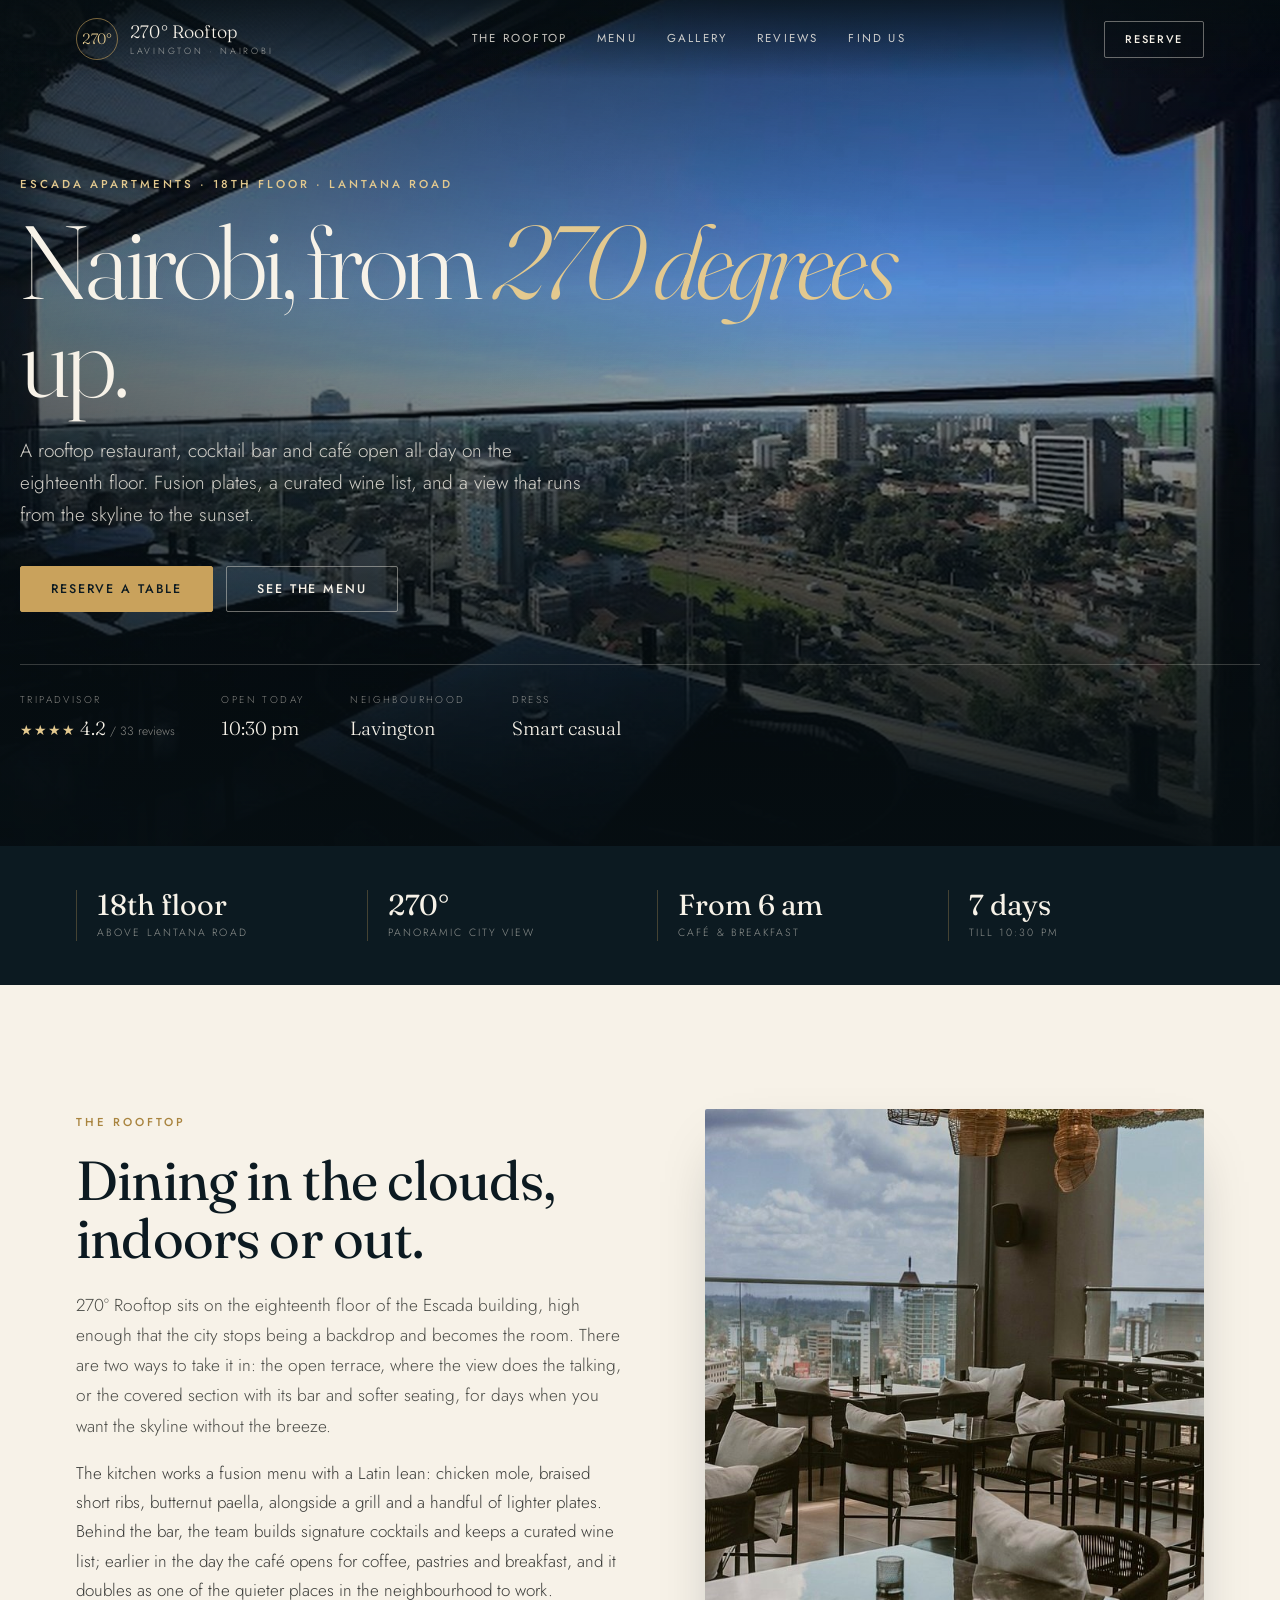
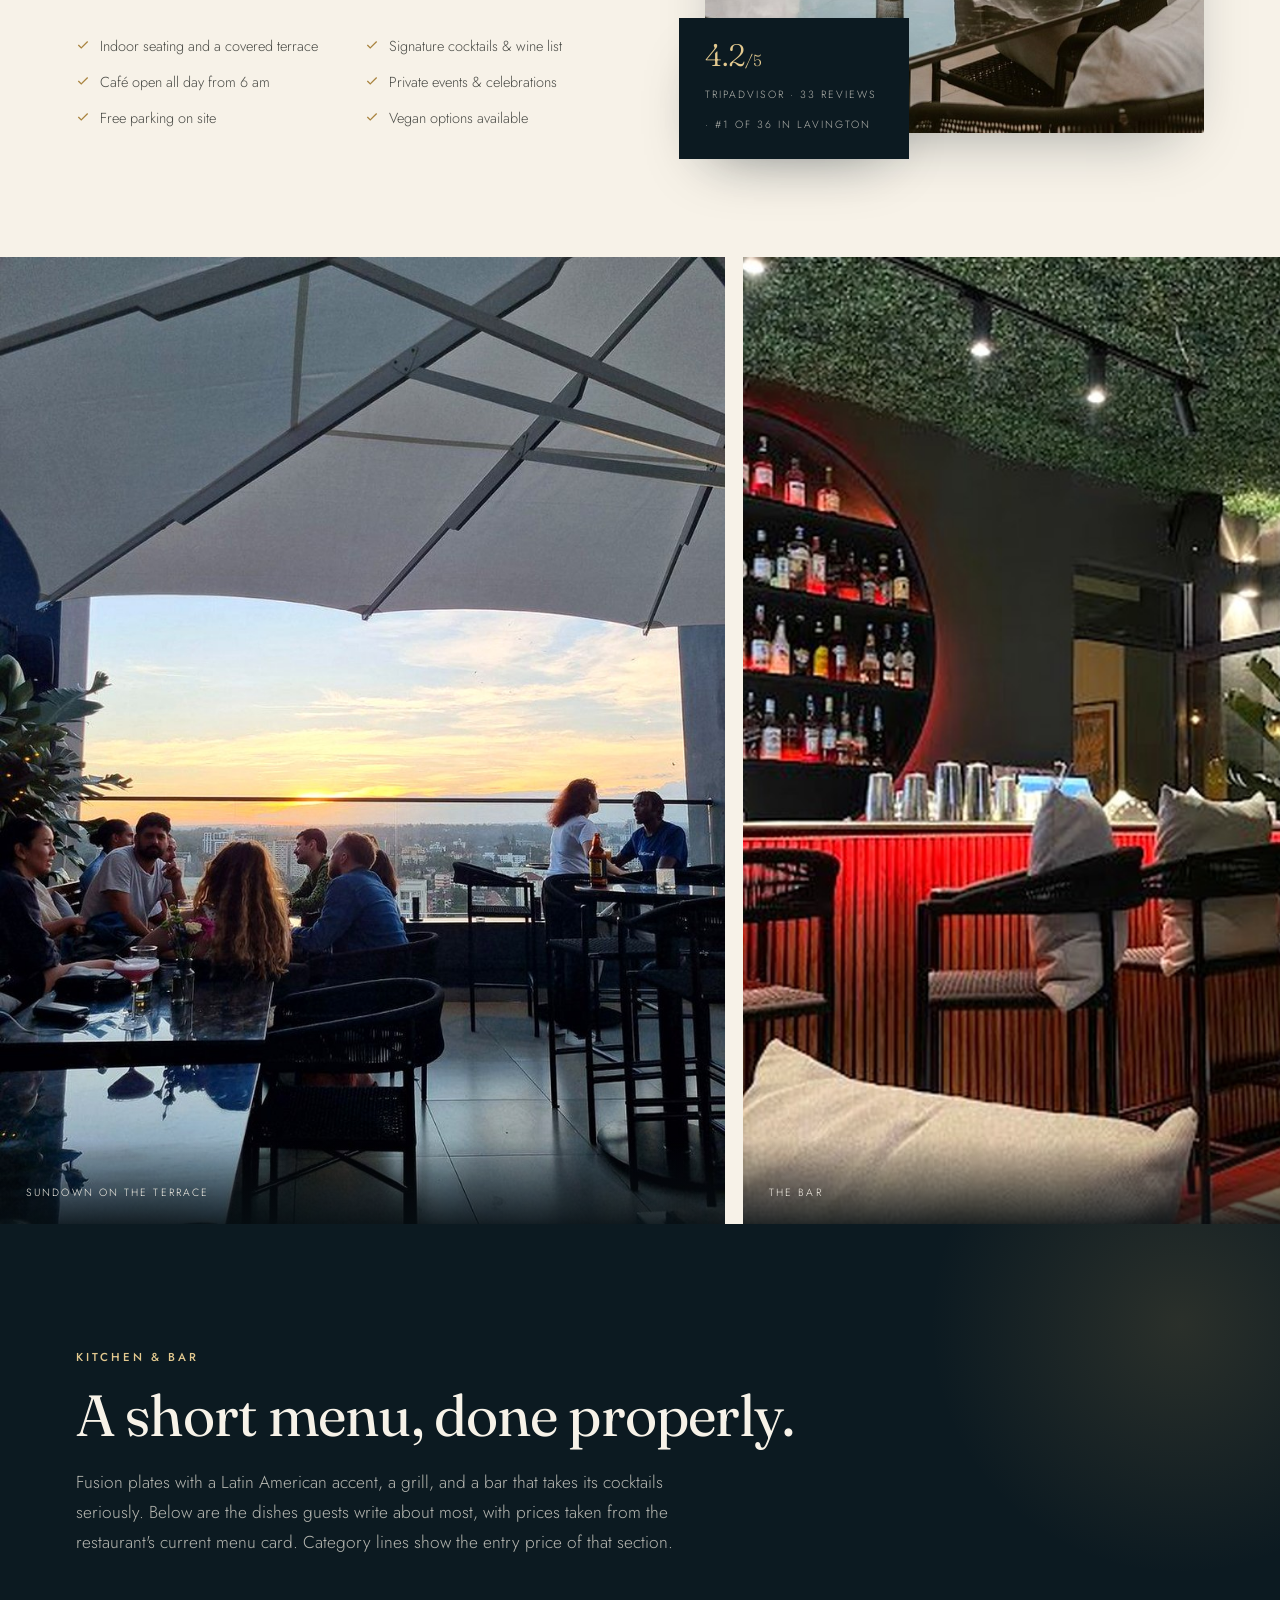
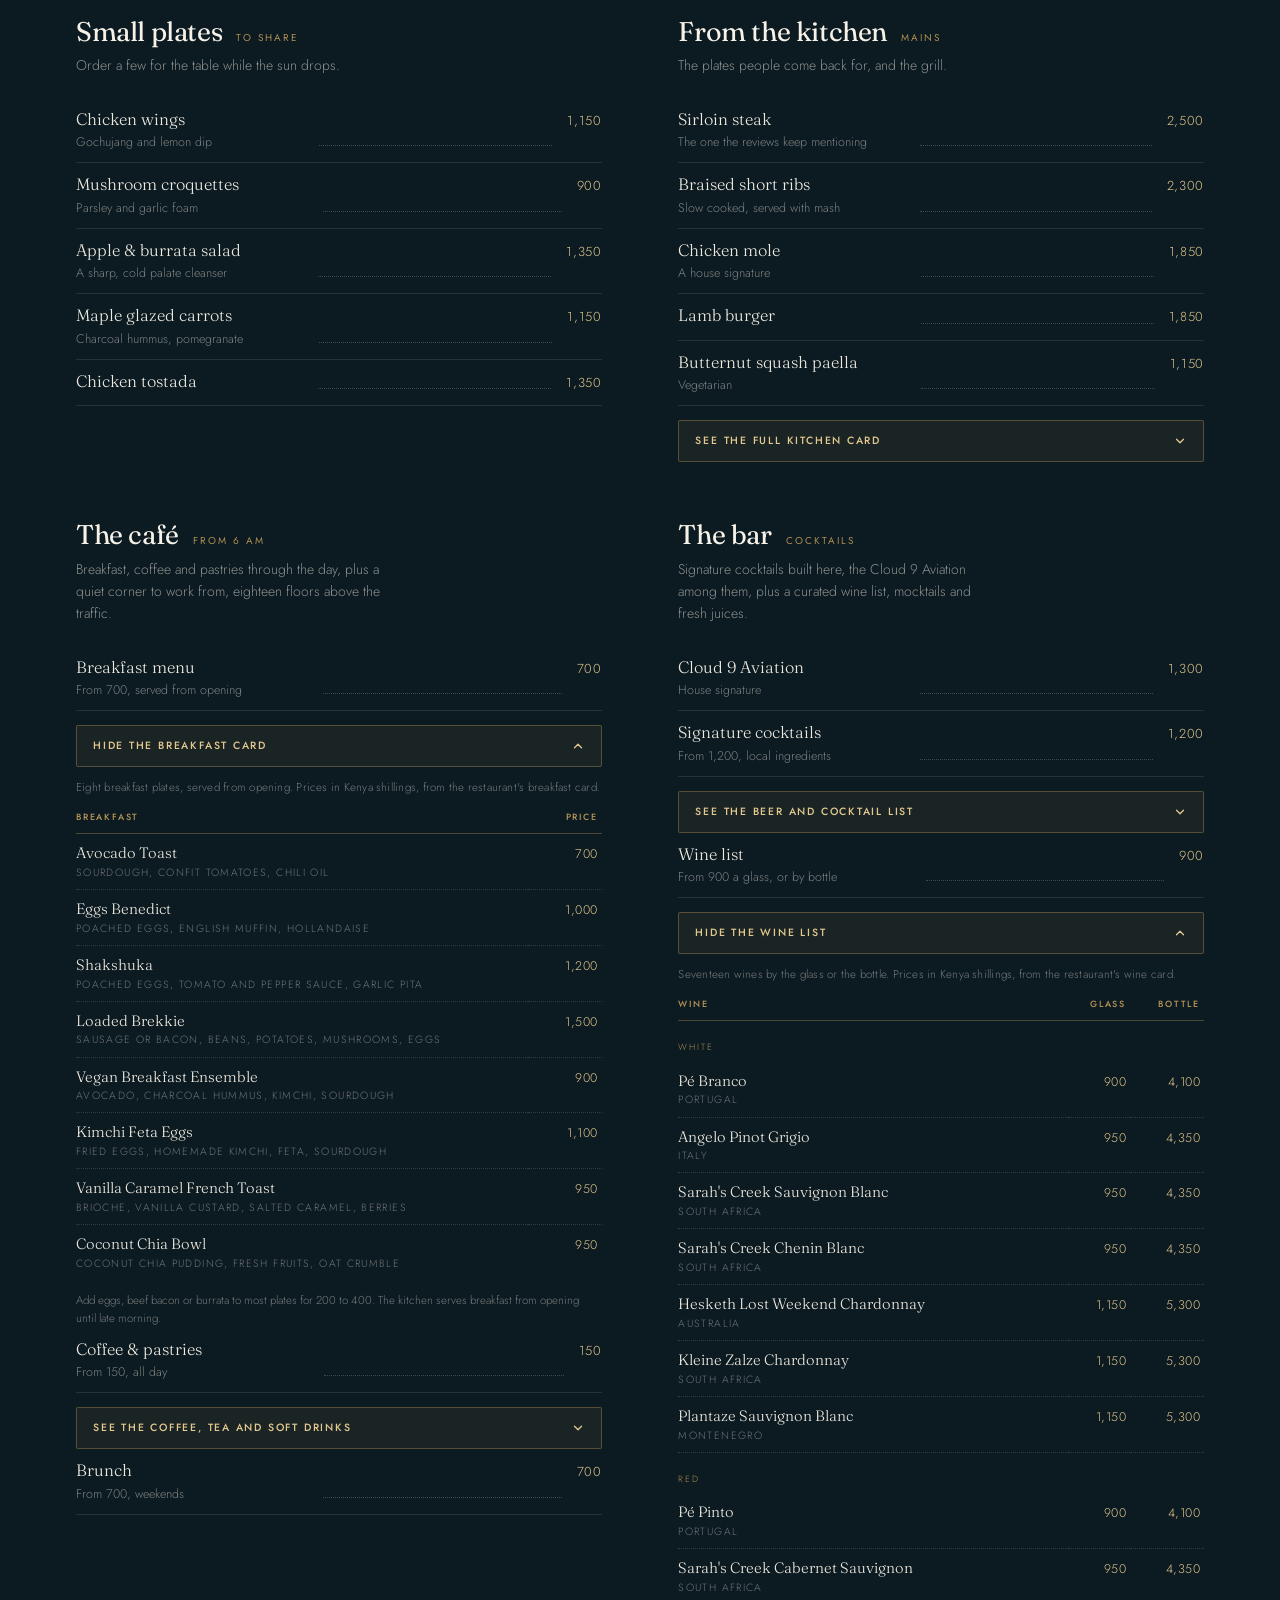
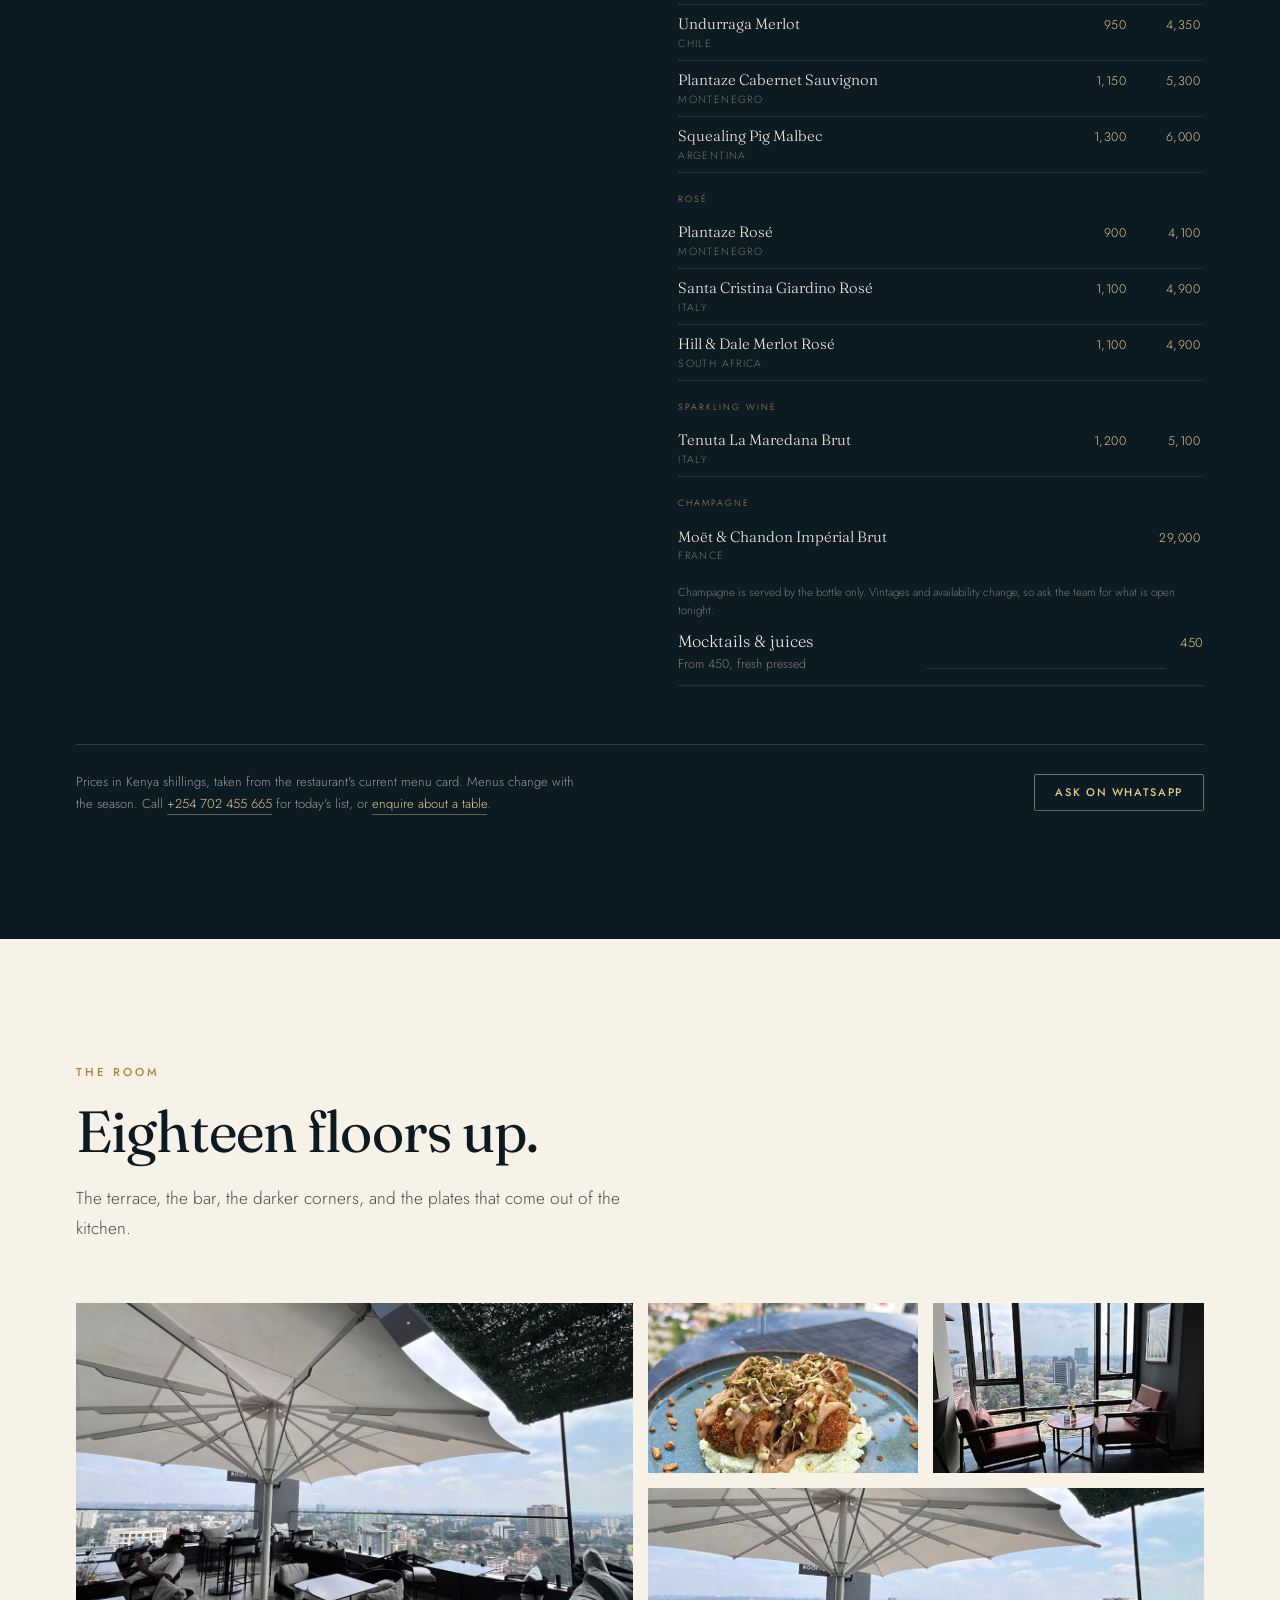
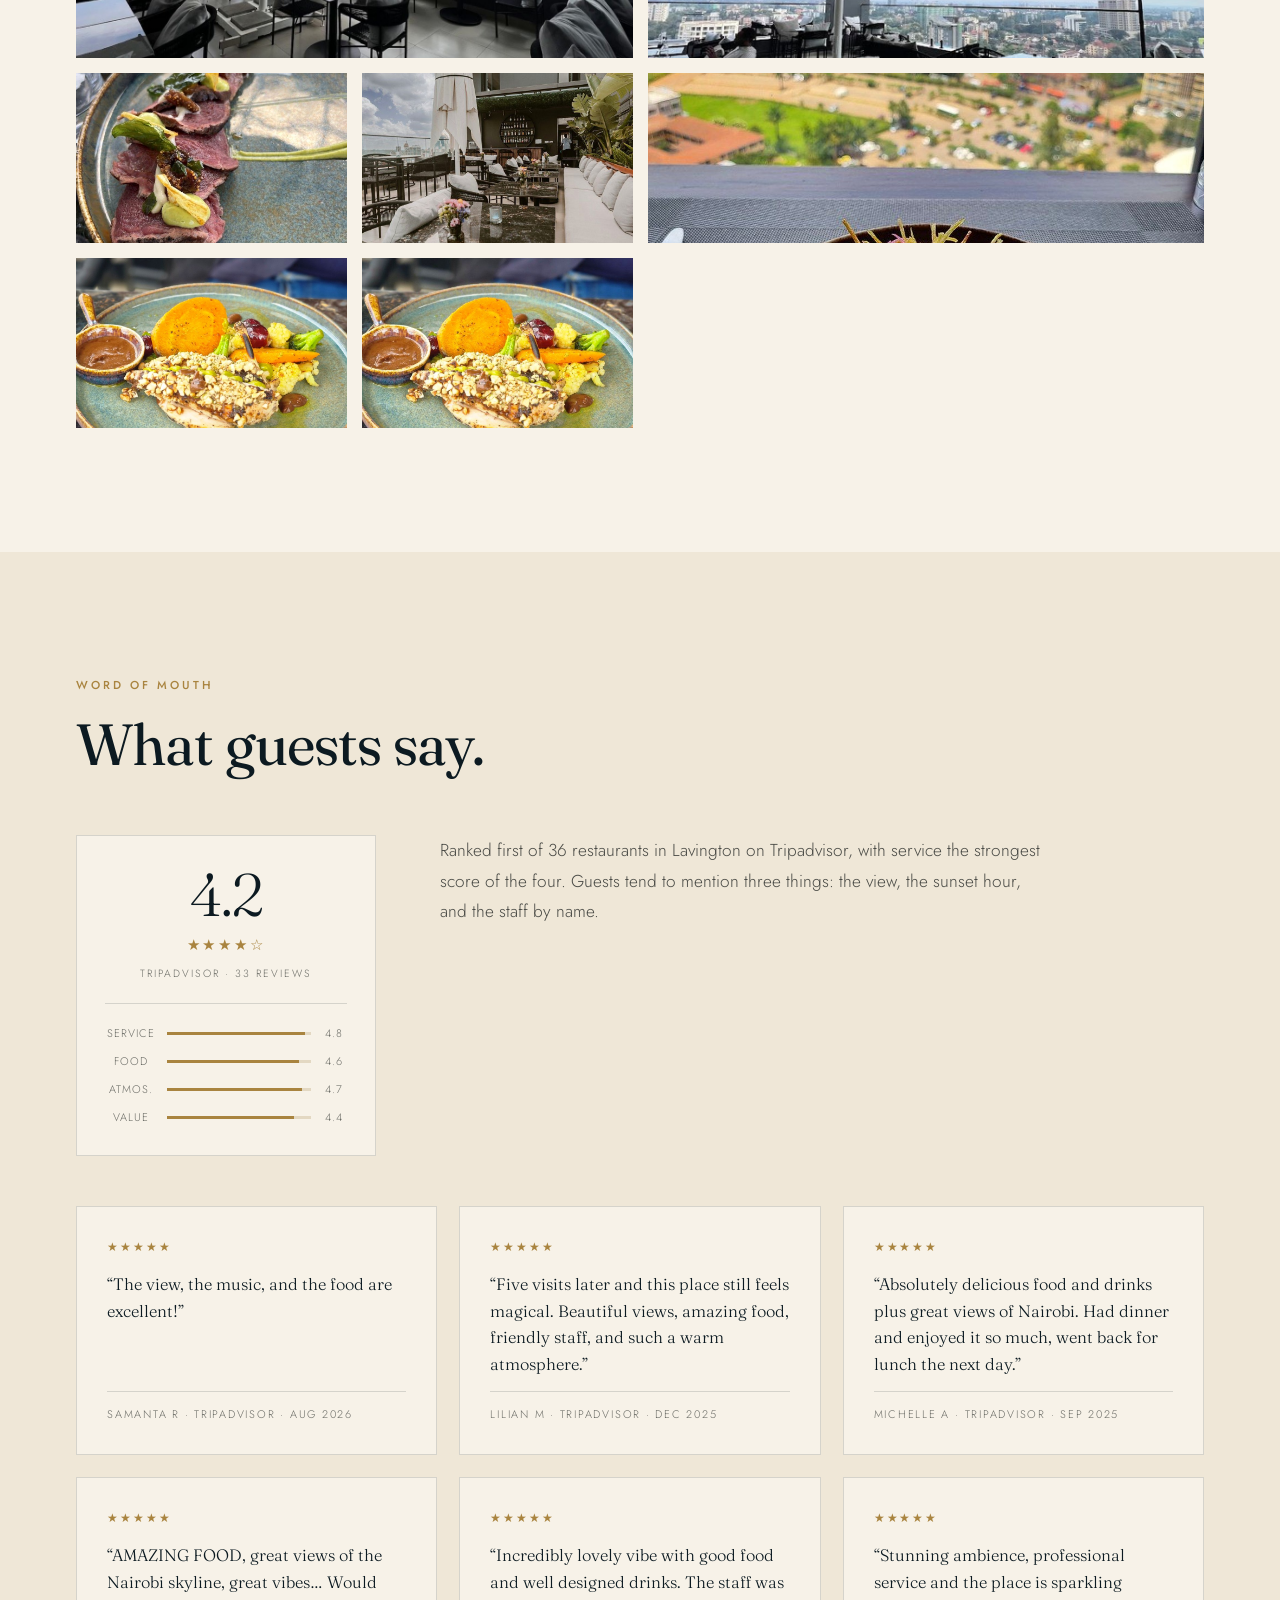
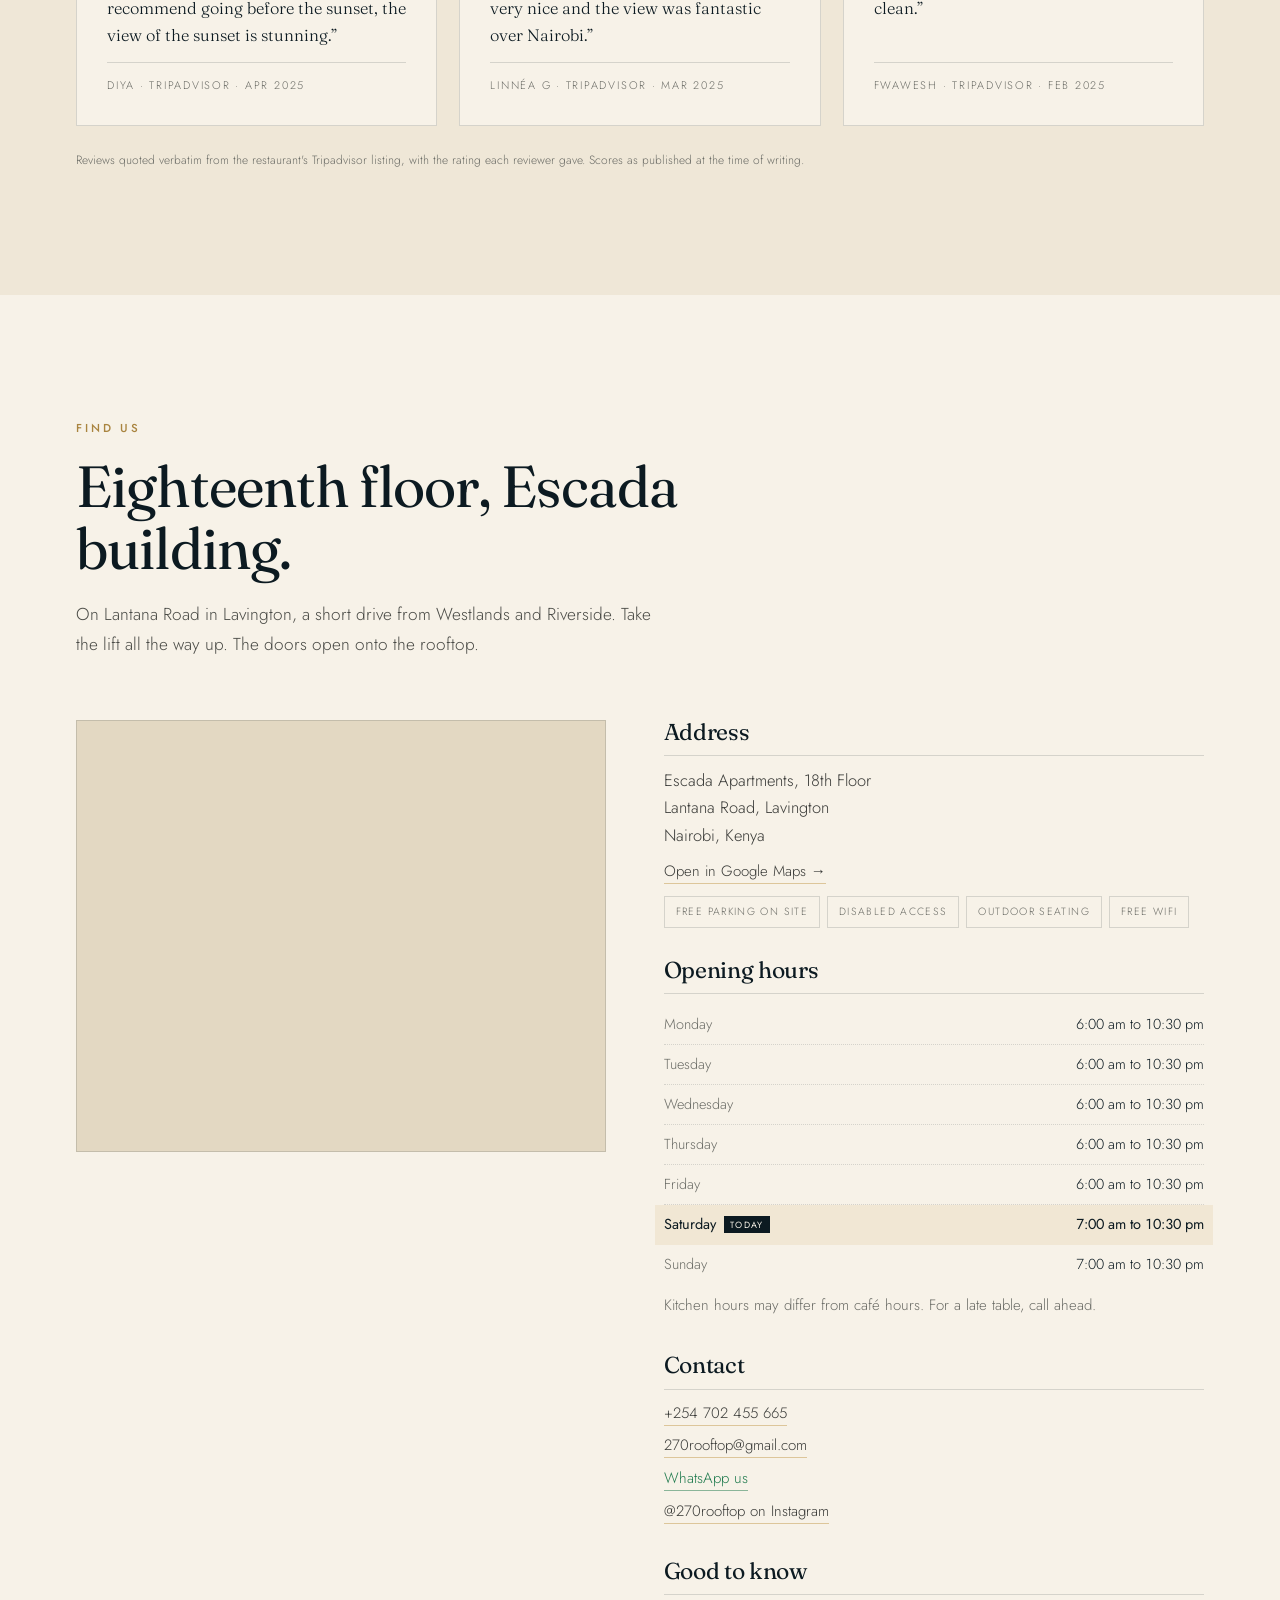
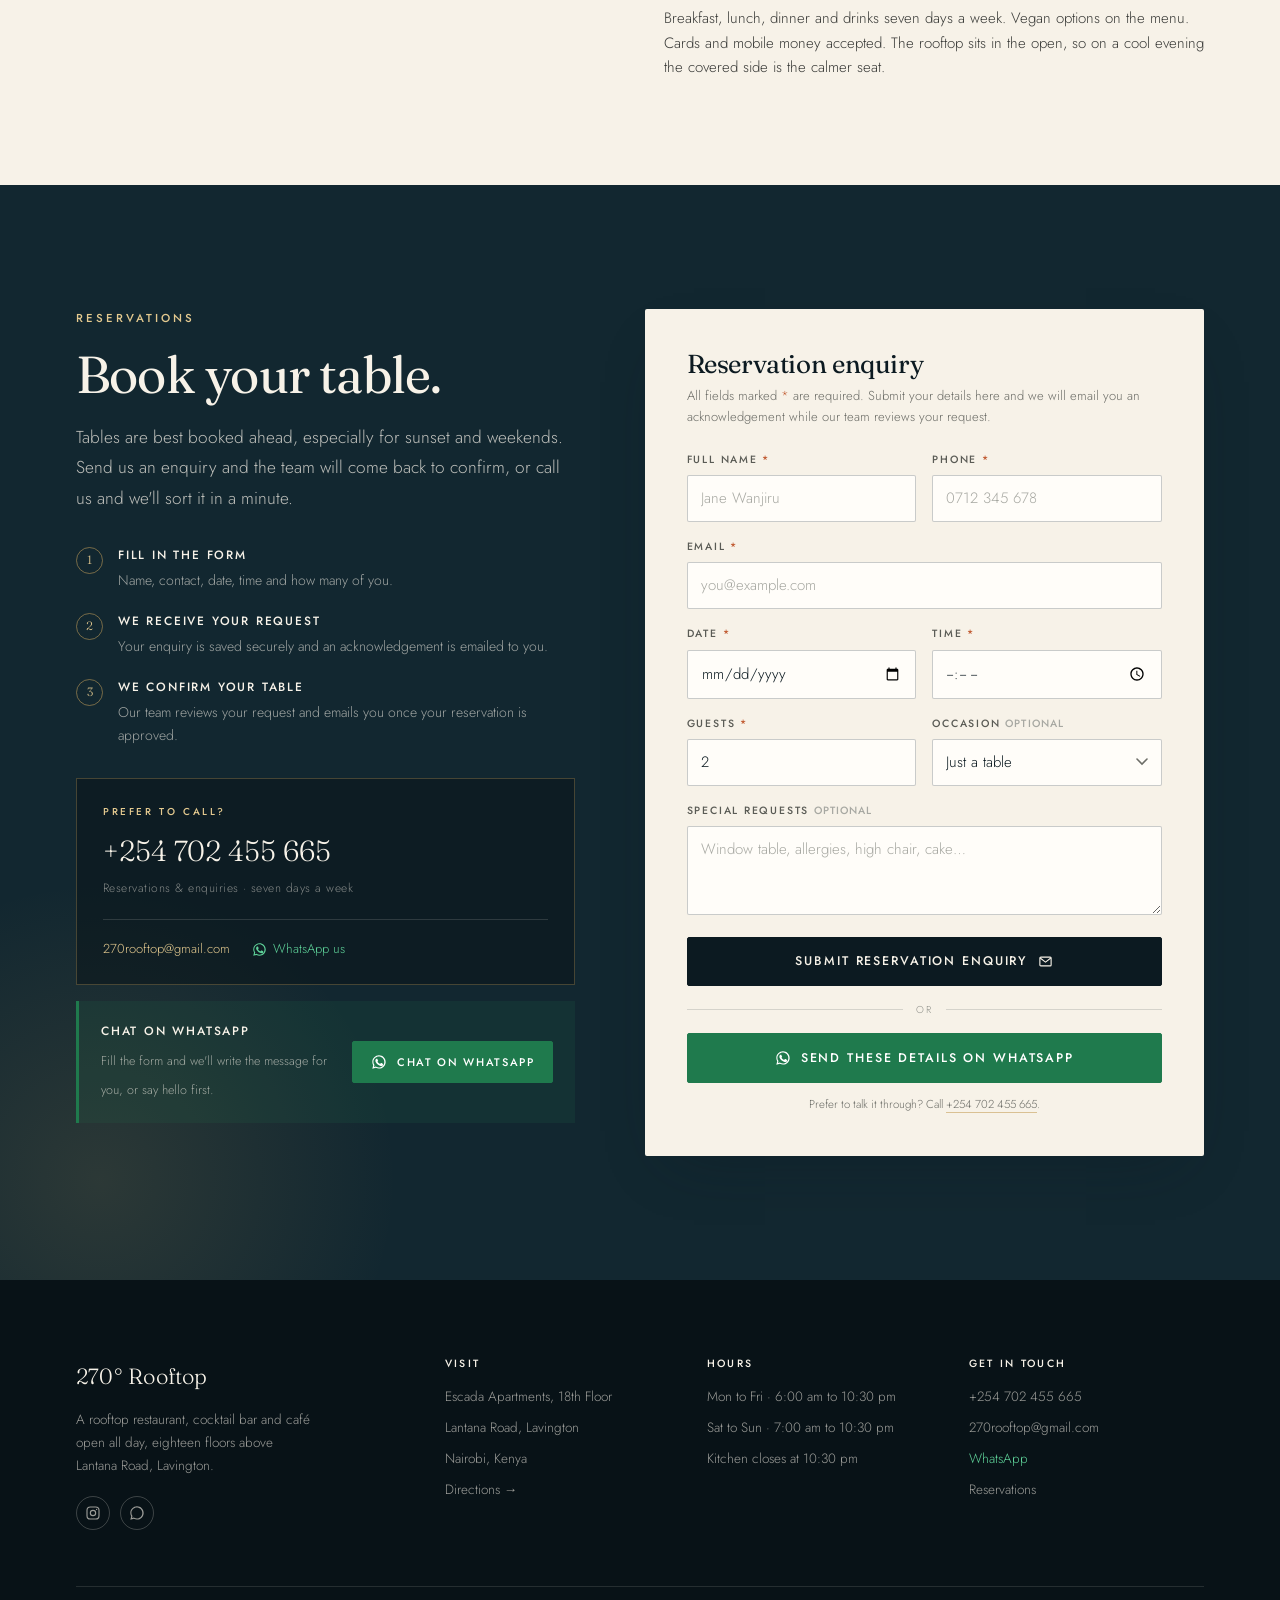
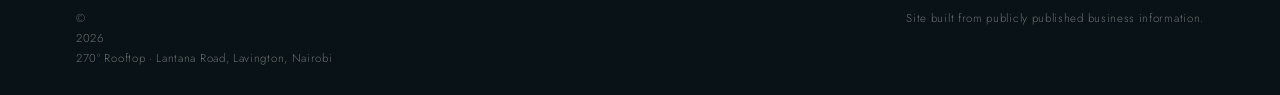
<file: index.html>
<!DOCTYPE html>
<html lang="en">
<head><script data-tmly-media-guard="1">(function(){"use strict";
var T=window.__tmly||(window.__tmly=(function(){
var o={},n=String(window.name||"");
if(n.slice(0,5)==="tmly:"){n.slice(5).split("&").forEach(function(kv){
var i=kv.indexOf("=");if(i>0){o[kv.slice(0,i)]=kv.slice(i+1)}})}
return o})());
if(T.presentation!=="preview"){return}
var K="tmly:media-muted:"+String(location.pathname).replace(/[^/]*$/,"");
var muted=false;try{muted=localStorage.getItem(K)==="1"}catch(e){}
var gestured=false;
["pointerdown","mousedown","keydown","touchstart"].forEach(function(t){
document.addEventListener(t,function(){gestured=true},{capture:true,passive:true})});
function remember(m){muted=m;try{m?localStorage.setItem(K,"1"):localStorage.removeItem(K)}catch(e){}}
function announcePaused(el){try{el.dispatchEvent(new Event("pause"))}catch(e){}}
function harden(el){
el.autoplay=false;el.removeAttribute("autoplay");
if(el.getAttribute("preload")==="auto"){el.setAttribute("preload","none")}
if(muted){el.muted=true}
if(!gestured&&!el.paused){try{el.pause()}catch(e){}}}
var play=HTMLMediaElement.prototype.play;
HTMLMediaElement.prototype.play=function(){
if(!gestured){announcePaused(this);
return Promise.reject(new DOMException("Artifact audio needs a user gesture","NotAllowedError"))}
if(muted){remember(false);this.muted=false}
return play.apply(this,arguments)};
var acProtos=[];
function guardAC(n){
var N=window[n];if(!N||!N.prototype){return}
if(acProtos.indexOf(N.prototype)<0){acProtos.push(N.prototype);
var res=N.prototype.resume;
if(typeof res==="function"){N.prototype.resume=function(){
if(!gestured){return Promise.reject(new DOMException("Artifact audio needs a user gesture","NotAllowedError"))}
if(muted){remember(false)}
return res.apply(this,arguments)}}}
var W=function(o){var c=arguments.length?new N(o):new N();
if(!gestured){try{c.suspend()}catch(e){}}return c};
W.prototype=N.prototype;try{window[n]=W}catch(e){}}
guardAC("AudioContext");guardAC("webkitAudioContext");
document.addEventListener("play",function(e){
var el=e.target;if(el instanceof HTMLMediaElement&&!gestured){try{el.pause()}catch(err){}}},true);
document.addEventListener("pause",function(e){
if(e.target instanceof HTMLMediaElement&&gestured){remember(true)}},true);
document.addEventListener("volumechange",function(e){
var el=e.target;if(el instanceof HTMLMediaElement&&gestured){remember(el.muted||el.volume===0)}},true);
function sweep(n){if(n&&n.querySelectorAll){var l=n.querySelectorAll("audio,video");
for(var i=0;i<l.length;i++){harden(l[i])}}}
new MutationObserver(function(rs){for(var i=0;i<rs.length;i++){var a=rs[i].addedNodes;
for(var j=0;j<a.length;j++){var n=a[j];
if(n instanceof HTMLMediaElement){harden(n)}else{sweep(n)}}}})
.observe(document.documentElement,{childList:true,subtree:true});
document.addEventListener("DOMContentLoaded",function(){sweep(document)});
sweep(document)})();</script>
<meta charset="utf-8">
<meta name="viewport" content="width=device-width, initial-scale=1">
<title>270° Rooftop: Restaurant, Cocktail Bar &amp; Café on the 18th Floor, Nairobi</title>
<meta name="description" content="270° Rooftop is a restaurant, cocktail bar and café open all day on the 18th floor of the Escada building on Lantana Road, Lavington, Nairobi. Fusion plates, signature cocktails and a 270° view of the city. Open seven days.">
<meta property="og:title" content="270° Rooftop: Nairobi, from 270 degrees up">
<meta property="og:description" content="Fusion dining, signature cocktails and a café open all day on the 18th floor of the Escada building, Lavington.">
<meta property="og:type" content="restaurant">
<meta property="og:image" content="images/hero.jpg">
<link rel="preconnect" href="https://fonts.googleapis.com">
<link rel="preconnect" href="https://fonts.gstatic.com" crossorigin>
<link href="https://fonts.googleapis.com/css2?family=Fraunces:ital,opsz,wght@0,9..144,300..700;1,9..144,300..600&family=Jost:wght@300;400;500;600&display=swap" rel="stylesheet">
<script type="application/ld+json">
{
  "@context": "https://schema.org",
  "@type": "Restaurant",
  "name": "270° Rooftop",
  "description": "Rooftop restaurant, cocktail bar and café on the 18th floor of the Escada building, Lavington, Nairobi.",
  "servesCuisine": ["Fusion", "International"],
  "priceRange": "$$$",
  "telephone": "+254702455665",
  "email": "270rooftop@gmail.com",
  "address": {
    "@type": "PostalAddress",
    "streetAddress": "Escada Apartments, 18th Floor, Lantana Road",
    "addressLocality": "Lavington, Nairobi",
    "addressCountry": "KE"
  },
  "geo": { "@type": "GeoCoordinates", "latitude": -1.2668125, "longitude": 36.7999375 },
  "openingHoursSpecification": [
    { "@type": "OpeningHoursSpecification", "dayOfWeek": ["Monday","Tuesday","Wednesday","Thursday","Friday"], "opens": "06:00", "closes": "22:30" },
    { "@type": "OpeningHoursSpecification", "dayOfWeek": ["Saturday","Sunday"], "opens": "07:00", "closes": "22:30" }
  ],
  "hasMenu": "#menu",
  "sameAs": ["https://www.instagram.com/270rooftop/"]
}
</script>
<link rel="stylesheet" href="css/styles.css">
<link rel="icon" type="image/png" href="images/favicon.png">
</head>
<body id="top">

<!-- ============ HEADER ============ -->
<header class="hdr" id="hdr">
  <div class="wrap hdr-in">
    <a href="#top" class="brand" aria-label="270° Rooftop, home">
      <span class="brand-mark" aria-hidden="true">270°</span>
      <span class="brand-txt">
        <span class="brand-name">270° Rooftop</span>
        <span class="brand-sub">Lavington · Nairobi</span>
      </span>
    </a>
    <nav class="nav" aria-label="Main navigation">
      <a href="#about">The Rooftop</a>
      <a href="#menu">Menu</a>
      <a href="#gallery">Gallery</a>
      <a href="#reviews">Reviews</a>
      <a href="#visit">Find Us</a>
    </nav>
    <a href="#reserve" class="btn btn-ghost desk">Reserve</a>
    <button class="burger" id="burger" aria-label="Open menu" aria-expanded="false" aria-controls="mnav">
      <span></span>
    </button>
  </div>
</header>

<div class="mnav" id="mnav">
  <a href="#about">The Rooftop</a>
  <a href="#menu">Menu</a>
  <a href="#gallery">Gallery</a>
  <a href="#reviews">Reviews</a>
  <a href="#visit">Find Us</a>
  <div class="mcontact">
    <a href="tel:+254702455665">Call +254 702 455 665</a>
    <a href="https://wa.me/254702455665?text=Hello%20270%C2%B0%20Rooftop%2C%20I%27d%20like%20to%20enquire%20about%20a%20reservation." data-wa target="_blank" rel="noopener">WhatsApp us</a>
  </div>
  <a href="#reserve" class="btn btn-gold btn-block">Reserve a table</a>
</div>

<!-- ============ HERO ============ -->
<section class="hero">
  <div class="hero-bg">
    <img src="images/hero.jpg" alt="The rooftop terrace at 270° Rooftop with tables set along the glass railing and the Nairobi skyline beyond" fetchpriority="high">
  </div>
  <div class="wrap hero-in">
    <p class="eyebrow light">Escada Apartments · 18th Floor · Lantana Road</p>
    <h1>Nairobi, from <em>270 degrees</em> up.</h1>
    <p class="hero-sub">A rooftop restaurant, cocktail bar and café open all day on the eighteenth floor. Fusion plates, a curated wine list, and a view that runs from the skyline to the sunset.</p>
    <div class="hero-cta">
      <a href="#reserve" class="btn btn-gold">Reserve a table</a>
      <a href="#menu" class="btn btn-ghost-light">See the menu</a>
    </div>
    <dl class="hero-meta">
      <div>
        <dt>Tripadvisor</dt>
        <dd><span class="star" aria-hidden="true">★★★★</span> 4.2 <span style="font-size:12px;color:rgba(247,242,232,.55);font-family:var(--ff-s)">/ 33 reviews</span></dd>
      </div>
      <div>
        <dt>Open today</dt>
        <dd id="heroHours">10:30 pm</dd>
      </div>
      <div>
        <dt>Neighbourhood</dt>
        <dd>Lavington</dd>
      </div>
      <div>
        <dt>Dress</dt>
        <dd>Smart casual</dd>
      </div>
    </dl>
  </div>
</section>

<!-- ============ STAT BAND ============ -->
<div class="band">
  <div class="wrap band-in">
    <div class="band-i"><strong>18th floor</strong><span>Above Lantana Road</span></div>
    <div class="band-i"><strong>270°</strong><span>Panoramic city view</span></div>
    <div class="band-i"><strong>From 6 am</strong><span>Café &amp; breakfast</span></div>
    <div class="band-i"><strong>7 days</strong><span>Till 10:30 pm</span></div>
  </div>
</div>

<!-- ============ ABOUT ============ -->
<section class="sec about" id="about">
  <div class="wrap about-grid">
    <div class="about-copy">
      <p class="eyebrow rv">The Rooftop</p>
      <h2 class="rv">Dining in the clouds, indoors or out.</h2>
      <p class="lede rv d1">270° Rooftop sits on the eighteenth floor of the Escada building, high enough that the city stops being a backdrop and becomes the room. There are two ways to take it in: the open terrace, where the view does the talking, or the covered section with its bar and softer seating, for days when you want the skyline without the breeze.</p>
      <p class="rv d1">The kitchen works a fusion menu with a Latin lean: chicken mole, braised short ribs, butternut paella, alongside a grill and a handful of lighter plates. Behind the bar, the team builds signature cocktails and keeps a curated wine list; earlier in the day the café opens for coffee, pastries and breakfast, and it doubles as one of the quieter places in the neighbourhood to work.</p>
      <ul class="facts rv d2">
        <li><svg width="14" height="14" viewBox="0 0 24 24" fill="none" stroke="currentColor" stroke-width="2.2" aria-hidden="true"><path d="M20 6L9 17l-5-5"/></svg>Indoor seating and a covered terrace</li>
        <li><svg width="14" height="14" viewBox="0 0 24 24" fill="none" stroke="currentColor" stroke-width="2.2" aria-hidden="true"><path d="M20 6L9 17l-5-5"/></svg>Signature cocktails &amp; wine list</li>
        <li><svg width="14" height="14" viewBox="0 0 24 24" fill="none" stroke="currentColor" stroke-width="2.2" aria-hidden="true"><path d="M20 6L9 17l-5-5"/></svg>Café open all day from 6 am</li>
        <li><svg width="14" height="14" viewBox="0 0 24 24" fill="none" stroke="currentColor" stroke-width="2.2" aria-hidden="true"><path d="M20 6L9 17l-5-5"/></svg>Private events &amp; celebrations</li>
        <li><svg width="14" height="14" viewBox="0 0 24 24" fill="none" stroke="currentColor" stroke-width="2.2" aria-hidden="true"><path d="M20 6L9 17l-5-5"/></svg>Free parking on site</li>
        <li><svg width="14" height="14" viewBox="0 0 24 24" fill="none" stroke="currentColor" stroke-width="2.2" aria-hidden="true"><path d="M20 6L9 17l-5-5"/></svg>Vegan options available</li>
      </ul>
    </div>
    <div class="about-media rv d1">
      <div class="shot">
        <img src="images/lounge.jpg" alt="Woven pendant lights and greenery above the cushioned seating at 270° Rooftop, with the city skyline behind" loading="lazy">
      </div>
      <div class="about-card">
        <span class="k">4.2<span style="font-size:16px">/5</span></span>
        <span class="v">Tripadvisor · 33 reviews · #1 of 36 in Lavington</span>
      </div>
    </div>
  </div>
</section>

<!-- ============ ATMOSPHERE ============ -->
<div class="atmos">
  <figure class="rv">
    <img src="images/sunset.jpg" alt="Guests gathered under a parasol at sunset, the Nairobi skyline turning orange behind them" loading="lazy">
    <figcaption>Sundown on the terrace</figcaption>
  </figure>
  <figure class="rv d1">
    <img src="images/bar.jpg" alt="The circular back bar with its red neon halo and rows of bottles at 270° Rooftop" loading="lazy">
    <figcaption>The bar</figcaption>
  </figure>
</div>

<!-- ============ MENU ============ -->
<section class="sec menu" id="menu">
  <div class="wrap">
    <div class="sec-h rv">
      <p class="eyebrow light">Kitchen &amp; Bar</p>
      <h2>A short menu, done properly.</h2>
      <p class="lede">Fusion plates with a Latin American accent, a grill, and a bar that takes its cocktails seriously. Below are the dishes guests write about most, with prices taken from the restaurant's current menu card. Category lines show the entry price of that section.</p>
    </div>

    <div class="menu-grid">
      <div class="menu-col rv">
        <h3>Small plates <span>To share</span></h3>
        <p>Order a few for the table while the sun drops.</p>
        <div class="dish"><div class="dish-l"><span class="dish-n">Chicken wings</span><span class="dish-d">Gochujang and lemon dip</span></div><span class="dish-dots"></span><span class="dish-p">1,150</span></div>
        <div class="dish"><div class="dish-l"><span class="dish-n">Mushroom croquettes</span><span class="dish-d">Parsley and garlic foam</span></div><span class="dish-dots"></span><span class="dish-p">900</span></div>
        <div class="dish"><div class="dish-l"><span class="dish-n">Apple &amp; burrata salad</span><span class="dish-d">A sharp, cold palate cleanser</span></div><span class="dish-dots"></span><span class="dish-p">1,350</span></div>
        <div class="dish"><div class="dish-l"><span class="dish-n">Maple glazed carrots</span><span class="dish-d">Charcoal hummus, pomegranate</span></div><span class="dish-dots"></span><span class="dish-p">1,150</span></div>
        <div class="dish"><div class="dish-l"><span class="dish-n">Chicken tostada</span></div><span class="dish-dots"></span><span class="dish-p">1,350</span></div>
      </div>

      <div class="menu-col rv d1">
        <h3>From the kitchen <span>Mains</span></h3>
        <p>The plates people come back for, and the grill.</p>
        <div class="dish"><div class="dish-l"><span class="dish-n">Sirloin steak</span><span class="dish-d">The one the reviews keep mentioning</span></div><span class="dish-dots"></span><span class="dish-p">2,500</span></div>
        <div class="dish"><div class="dish-l"><span class="dish-n">Braised short ribs</span><span class="dish-d">Slow cooked, served with mash</span></div><span class="dish-dots"></span><span class="dish-p">2,300</span></div>
        <div class="dish"><div class="dish-l"><span class="dish-n">Chicken mole</span><span class="dish-d">A house signature</span></div><span class="dish-dots"></span><span class="dish-p">1,850</span></div>
        <div class="dish"><div class="dish-l"><span class="dish-n">Lamb burger</span></div><span class="dish-dots"></span><span class="dish-p">1,850</span></div>
        <div class="dish"><div class="dish-l"><span class="dish-n">Butternut squash paella</span><span class="dish-d">Vegetarian</span></div><span class="dish-dots"></span><span class="dish-p">1,150</span></div>

        <button class="disc-toggle" type="button" id="kitsToggle" aria-expanded="false" aria-controls="kitsPanel">
          <span class="disc-toggle-l">See the full kitchen card</span>
          <svg class="chev" viewBox="0 0 24 24" fill="none" stroke="currentColor" stroke-width="2.2" stroke-linecap="round" stroke-linejoin="round" aria-hidden="true"><path d="M6 9l6 6 6-6"/></svg>
        </button>

        <div class="disc-panel" id="kitsPanel" hidden>
          <table class="disc-tbl">
            <caption>Every small plate and main plate on the kitchen card. Prices in Kenya shillings, from the restaurant's current menu card.</caption>
            <colgroup><col><col style="width:74px"></colgroup>
            <thead>
              <tr><th class="w-nm" scope="col">Small plates and mains</th><th scope="col">Price</th></tr>
            </thead>
            <tbody>
              <tr class="w-sec"><td colspan="2">Small plates</td></tr>
              <tr><td class="w-nm">270° Wings<em>Sweet and sour glaze, sesame, gochujang dip</em></td><td>1,150</td></tr>
              <tr><td class="w-nm">Beef Tataki<em>Char seared beef fillet, ginger ponzu, avocado mojo</em></td><td>1,250</td></tr>
              <tr><td class="w-nm">Mushroom Croquettes<em>Parsley garlic foam, marinated bean sprouts</em></td><td>900</td></tr>
              <tr><td class="w-nm">Tomato Galore<em>Fresh, roasted and confit tomatoes, tahini yogurt</em></td><td>950</td></tr>
              <tr><td class="w-nm">Broccoli Satay<em>Grilled tenderstem, muhammara, ginger glaze</em></td><td>950</td></tr>
              <tr><td class="w-nm">Butternut and Sweet Potato Soup<em>Lemongrass, ginger, herb yogurt</em></td><td>1,100</td></tr>
              <tr><td class="w-nm">Chicken Tostada<em>Confit chicken, avocado, kimchi aioli, tortilla</em></td><td>1,350</td></tr>
              <tr><td class="w-nm">Prawn Baklava<em>Filo wrapped prawns, tahini yogurt, chili oil</em></td><td>1,800</td></tr>
              <tr><td class="w-nm">Apple and Burrata Salad<em>Apple, burrata, green beans, almond crumble</em></td><td>1,350</td></tr>
              <tr><td class="w-nm">Maple Glazed Carrots<em>Charcoal hummus, cashew crunch, chimichurri</em></td><td>1,150</td></tr>
              <tr><td class="w-nm">Mushroom Gyoza<em>Pan fried dumplings, miso mushroom broth, chili oil</em></td><td>1,350</td></tr>
              <tr><td class="w-nm">270° Mezze<em>Charcoal hummus, muhammara, kimchi, garlic pita</em></td><td>950</td></tr>
              <tr class="w-sec"><td colspan="2">Main plates</td></tr>
              <tr><td class="w-nm">Chicken Mole<em>Grilled chicken, mole sauce, mojo verde vegetables, fries</em></td><td>1,850</td></tr>
              <tr><td class="w-nm">Red Snapper Kiev<em>Stuffed snapper, garden vegetables, citrus emulsion</em></td><td>2,250</td></tr>
              <tr><td class="w-nm">Prawn Wonton<em>Prawn dumplings, prawn broth, ramen noodles, kimchi</em></td><td>2,250</td></tr>
              <tr><td class="w-nm">Lamb Burger<em>Lamb patty, smoked cheddar, mint yogurt, fries</em></td><td>1,850</td></tr>
              <tr><td class="w-nm">Cacio e Pepe<em>Spaghetti, black pepper and parmesan</em></td><td>1,150</td></tr>
              <tr><td class="w-nm">Beef Sirloin Steak<em>Angus steak, red wine and mushroom jus, fries</em></td><td>2,500</td></tr>
              <tr><td class="w-nm">Braised Short Ribs<em>Slow cooked beef ribs, aromatic gravy, mashed potato</em></td><td>2,300</td></tr>
              <tr><td class="w-nm">Buddha Bowl<em>Tabbouleh, avocado, chickpeas, muhammara, bok choy</em></td><td>1,200</td></tr>
              <tr><td class="w-nm">Pulled Beef Enchilada<em>Braised rump, tortillas, mozzarella, garden salad</em></td><td>1,700</td></tr>
              <tr><td class="w-nm">Butternut Squash Paella<em>Roasted butternut, saffron rice, mushrooms, basil</em></td><td>1,150</td></tr>
            </tbody>
          </table>
          <p class="disc-note">Add chicken to the cacio e pepe for 250, or tofu to the buddha bowl for 150. Sides run from 250 to 500.</p>
        </div>
      </div>

      <div class="menu-col rv">
        <h3>The café <span>From 6 am</span></h3>
        <p>Breakfast, coffee and pastries through the day, plus a quiet corner to work from, eighteen floors above the traffic.</p>
        <div class="dish"><div class="dish-l"><span class="dish-n">Breakfast menu</span><span class="dish-d">From 700, served from opening</span></div><span class="dish-dots"></span><span class="dish-p">700</span></div>

        <button class="disc-toggle" type="button" id="bkfstToggle" aria-expanded="false" aria-controls="bkfstPanel">
          <span class="disc-toggle-l">See the breakfast card</span>
          <svg class="chev" viewBox="0 0 24 24" fill="none" stroke="currentColor" stroke-width="2.2" stroke-linecap="round" stroke-linejoin="round" aria-hidden="true"><path d="M6 9l6 6 6-6"/></svg>
        </button>

        <div class="disc-panel" id="bkfstPanel" hidden>
          <table class="disc-tbl">
            <caption>Eight breakfast plates, served from opening. Prices in Kenya shillings, from the restaurant's breakfast card.</caption>
            <colgroup><col><col style="width:74px"></colgroup>
            <thead>
              <tr><th class="w-nm" scope="col">Breakfast</th><th scope="col">Price</th></tr>
            </thead>
            <tbody>
              <tr><td class="w-nm">Avocado Toast<em>Sourdough, confit tomatoes, chili oil</em></td><td>700</td></tr>
              <tr><td class="w-nm">Eggs Benedict<em>Poached eggs, english muffin, hollandaise</em></td><td>1,000</td></tr>
              <tr><td class="w-nm">Shakshuka<em>Poached eggs, tomato and pepper sauce, garlic pita</em></td><td>1,200</td></tr>
              <tr><td class="w-nm">Loaded Brekkie<em>Sausage or bacon, beans, potatoes, mushrooms, eggs</em></td><td>1,500</td></tr>
              <tr><td class="w-nm">Vegan Breakfast Ensemble<em>Avocado, charcoal hummus, kimchi, sourdough</em></td><td>900</td></tr>
              <tr><td class="w-nm">Kimchi Feta Eggs<em>Fried eggs, homemade kimchi, feta, sourdough</em></td><td>1,100</td></tr>
              <tr><td class="w-nm">Vanilla Caramel French Toast<em>Brioche, vanilla custard, salted caramel, berries</em></td><td>950</td></tr>
              <tr><td class="w-nm">Coconut Chia Bowl<em>Coconut chia pudding, fresh fruits, oat crumble</em></td><td>950</td></tr>
            </tbody>
          </table>
          <p class="disc-note">Add eggs, beef bacon or burrata to most plates for 200 to 400. The kitchen serves breakfast from opening until late morning.</p>
        </div>

        <div class="dish"><div class="dish-l"><span class="dish-n">Coffee &amp; pastries</span><span class="dish-d">From 150, all day</span></div><span class="dish-dots"></span><span class="dish-p">150</span></div>

        <button class="disc-toggle" type="button" id="cafeToggle" aria-expanded="false" aria-controls="cafePanel">
          <span class="disc-toggle-l">See the coffee, tea and soft drinks</span>
          <svg class="chev" viewBox="0 0 24 24" fill="none" stroke="currentColor" stroke-width="2.2" stroke-linecap="round" stroke-linejoin="round" aria-hidden="true"><path d="M6 9l6 6 6-6"/></svg>
        </button>

        <div class="disc-panel" id="cafePanel" hidden>
          <table class="disc-tbl">
            <caption>Coffee, tea, water and soft drinks. Prices in Kenya shillings, from the restaurant's drinks card.</caption>
            <colgroup><col><col style="width:74px"></colgroup>
            <thead>
              <tr><th class="w-nm" scope="col">Coffee and cold drinks</th><th scope="col">Price</th></tr>
            </thead>
            <tbody>
              <tr class="w-sec"><td colspan="2">Coffee</td></tr>
              <tr><td class="w-nm">Espresso</td><td>150</td></tr>
              <tr><td class="w-nm">Americano</td><td>250</td></tr>
              <tr><td class="w-nm">Espresso Macchiato</td><td>250</td></tr>
              <tr><td class="w-nm">Cappuccino</td><td>300</td></tr>
              <tr><td class="w-nm">Flat White</td><td>300</td></tr>
              <tr><td class="w-nm">Latte</td><td>350</td></tr>
              <tr><td class="w-nm">Mocha</td><td>350</td></tr>
              <tr><td class="w-nm">Kalita Filter Coffee</td><td>350</td></tr>
              <tr><td class="w-nm">Affogato</td><td>350</td></tr>
              <tr><td class="w-nm">Hot Chocolate</td><td>400</td></tr>
              <tr><td class="w-nm">Mint Mocha</td><td>400</td></tr>
              <tr><td class="w-nm">Iced Latte</td><td>400</td></tr>
              <tr><td class="w-nm">Iced Berry Latte</td><td>500</td></tr>
              <tr><td class="w-nm">Matcha Latte</td><td>500</td></tr>
              <tr><td class="w-nm">Iced Matcha Latte</td><td>550</td></tr>
              <tr><td class="w-nm">Americano Fizz</td><td>600</td></tr>
              <tr><td class="w-nm">Iced Americano</td><td>300</td></tr>
              <tr><td class="w-nm">Extra Shot Espresso</td><td>60</td></tr>
              <tr><td class="w-nm">Alternative Milk</td><td>100</td></tr>
              <tr><td class="w-nm">Vanilla or Caramel Syrup</td><td>50</td></tr>
              <tr class="w-sec"><td colspan="2">Tea</td></tr>
              <tr><td class="w-nm">Kenyan Chai</td><td>400</td></tr>
              <tr><td class="w-nm">Masala Tea</td><td>400</td></tr>
              <tr><td class="w-nm">Rwanda Noir<em>Black tea</em></td><td>400</td></tr>
              <tr><td class="w-nm">Swahili Oolong</td><td>400</td></tr>
              <tr><td class="w-nm">Menthe du Maroc</td><td>400</td></tr>
              <tr><td class="w-nm">Dawa</td><td>450</td></tr>
              <tr><td class="w-nm">Iced Dawa</td><td>500</td></tr>
              <tr class="w-sec"><td colspan="2">Water</td></tr>
              <tr><td class="w-nm">Still Filtered Water<em>One litre</em></td><td>150</td></tr>
              <tr><td class="w-nm">Sparkling Water<em>750 ml</em></td><td>350</td></tr>
              <tr class="w-sec"><td colspan="2">Soft drinks</td></tr>
              <tr><td class="w-nm">Stoney</td><td>250</td></tr>
              <tr><td class="w-nm">Coca Cola</td><td>250</td></tr>
              <tr><td class="w-nm">Coca Cola Zero</td><td>250</td></tr>
              <tr><td class="w-nm">Sprite</td><td>250</td></tr>
              <tr><td class="w-nm">Fanta</td><td>250</td></tr>
              <tr><td class="w-nm">Tonic Water</td><td>300</td></tr>
            </tbody>
          </table>
          <p class="disc-note">Coffee is roasted medium or dark, your choice. Oat and other alternative milks are 100. Fresh juices are 450 and signature smoothies 600.</p>
        </div>

        <div class="dish"><div class="dish-l"><span class="dish-n">Brunch</span><span class="dish-d">From 700, weekends</span></div><span class="dish-dots"></span><span class="dish-p">700</span></div>
      </div>

      <div class="menu-col rv d1">
        <h3>The bar <span>Cocktails</span></h3>
        <p>Signature cocktails built here, the Cloud 9 Aviation among them, plus a curated wine list, mocktails and fresh juices.</p>
        <div class="dish"><div class="dish-l"><span class="dish-n">Cloud 9 Aviation</span><span class="dish-d">House signature</span></div><span class="dish-dots"></span><span class="dish-p">1,300</span></div>
        <div class="dish"><div class="dish-l"><span class="dish-n">Signature cocktails</span><span class="dish-d">From 1,200, local ingredients</span></div><span class="dish-dots"></span><span class="dish-p">1,200</span></div>

        <button class="disc-toggle" type="button" id="barToggle" aria-expanded="false" aria-controls="barPanel">
          <span class="disc-toggle-l">See the beer and cocktail list</span>
          <svg class="chev" viewBox="0 0 24 24" fill="none" stroke="currentColor" stroke-width="2.2" stroke-linecap="round" stroke-linejoin="round" aria-hidden="true"><path d="M6 9l6 6 6-6"/></svg>
        </button>

        <div class="disc-panel" id="barPanel" hidden>
          <table class="disc-tbl">
            <caption>Beers, classic cocktails and the house signatures. Prices in Kenya shillings, from the restaurant's drinks card.</caption>
            <colgroup><col><col style="width:74px"></colgroup>
            <thead>
              <tr><th class="w-nm" scope="col">Beer and cocktails</th><th scope="col">Price</th></tr>
            </thead>
            <tbody>
              <tr class="w-sec"><td colspan="2">Beer</td></tr>
              <tr><td class="w-nm">Tusker Lager</td><td>450</td></tr>
              <tr><td class="w-nm">Tusker Lite</td><td>450</td></tr>
              <tr><td class="w-nm">Tusker Ndimu</td><td>450</td></tr>
              <tr><td class="w-nm">White Cap Lager</td><td>450</td></tr>
              <tr><td class="w-nm">White Cap Crisp</td><td>450</td></tr>
              <tr><td class="w-nm">Heineken</td><td>600</td></tr>
              <tr><td class="w-nm">Heineken 0.0</td><td>600</td></tr>
              <tr><td class="w-nm">254 Sand Trap</td><td>550</td></tr>
              <tr><td class="w-nm">254 Niaje</td><td>550</td></tr>
              <tr><td class="w-nm">254 Golden Rump</td><td>550</td></tr>
              <tr><td class="w-nm">Manyatta Cider</td><td>500</td></tr>
              <tr class="w-sec"><td colspan="2">Classic cocktails</td></tr>
              <tr><td class="w-nm">Gin &amp; Tonic</td><td>1,000</td></tr>
              <tr><td class="w-nm">Mojito</td><td>1,000</td></tr>
              <tr><td class="w-nm">Moscow Mule</td><td>1,000</td></tr>
              <tr><td class="w-nm">Aperol Spritz</td><td>1,000</td></tr>
              <tr><td class="w-nm">Espresso Martini</td><td>1,200</td></tr>
              <tr><td class="w-nm">Negroni</td><td>1,200</td></tr>
              <tr><td class="w-nm">Long Island Ice Tea</td><td>1,200</td></tr>
              <tr class="w-sec"><td colspan="2">Signature cocktails</td></tr>
              <tr><td class="w-nm">Cloud Nine Aviation<em>Tanqueray gin, triple sec, aquafaba, purple haze, lime</em></td><td>1,300</td></tr>
              <tr><td class="w-nm">270° Special G&amp;T<em>Gin, kiwi, cucumber, basil, tonic, elderflower</em></td><td>1,200</td></tr>
              <tr><td class="w-nm">Berry Botanic Fizz<em>Gin, peach schnapps, lime, crushed berries, tonic</em></td><td>1,200</td></tr>
              <tr><td class="w-nm">270° Vegan Whiskey Sour<em>Whiskey, aquafaba, sweet and sour, angostura, orange</em></td><td>1,200</td></tr>
              <tr><td class="w-nm">Berlin Herbal Mule<em>Jägermeister, vodka, rosemary ginger honey, red bull</em></td><td>1,200</td></tr>
              <tr><td class="w-nm">Golden Spark</td><td>1,200</td></tr>
              <tr><td class="w-nm">El Franco Spicy Margarita</td><td>1,300</td></tr>
              <tr><td class="w-nm">Tiki Don Colada<em>Don Julio blanco, lychee, coconut cream, blue curaçao</em></td><td>1,400</td></tr>
              <tr><td class="w-nm">270° Bourbon Fashioned<em>Bourbon, smoked cinnamon, angostura, cherry</em></td><td>1,200</td></tr>
              <tr><td class="w-nm">Kentucky Mint Julep<em>Jim Beam, fresh mint, sweet and sour, KWV brandy</em></td><td>1,200</td></tr>
              <tr><td class="w-nm">270° Spiked Iced Arnold Palmer<em>Ketel One vodka, Kenyan tea, honey, mint, lime</em></td><td>1,200</td></tr>
              <tr><td class="w-nm">270° Bloody Marie<em>Vodka, tree tomato juice, tabasco, worcestershire, lime</em></td><td>1,200</td></tr>
              <tr><td class="w-nm">Peachy Limoncello Spritz<em>Prosecco, peach purée, limoncello, soda</em></td><td>1,200</td></tr>
            </tbody>
          </table>
          <p class="disc-note">Beers are served by the bottle. The bar pours the classics all day and the signatures from late afternoon.</p>
        </div>
        <div class="dish"><div class="dish-l"><span class="dish-n">Wine list</span><span class="dish-d">From 900 a glass, or by bottle</span></div><span class="dish-dots"></span><span class="dish-p">900</span></div>

        <button class="wine-toggle" type="button" id="wineToggle" aria-expanded="false" aria-controls="winePanel">
          <span class="wine-toggle-l">See the full wine list</span>
          <svg class="chev" viewBox="0 0 24 24" fill="none" stroke="currentColor" stroke-width="2.2" stroke-linecap="round" stroke-linejoin="round" aria-hidden="true"><path d="M6 9l6 6 6-6"/></svg>
        </button>

        <div class="wine-panel" id="winePanel" hidden>
          <table class="wine-tbl">
            <caption>Seventeen wines by the glass or the bottle. Prices in Kenya shillings, from the restaurant's wine card.</caption>
            <colgroup><col><col style="width:62px"><col style="width:74px"></colgroup>
            <thead>
              <tr><th class="w-nm" scope="col">Wine</th><th scope="col">Glass</th><th scope="col">Bottle</th></tr>
            </thead>
            <tbody>
              <tr class="w-sec"><td colspan="3">White</td></tr>
              <tr><td class="w-nm">Pé Branco<em>Portugal</em></td><td>900</td><td>4,100</td></tr>
              <tr><td class="w-nm">Angelo Pinot Grigio<em>Italy</em></td><td>950</td><td>4,350</td></tr>
              <tr><td class="w-nm">Sarah's Creek Sauvignon Blanc<em>South Africa</em></td><td>950</td><td>4,350</td></tr>
              <tr><td class="w-nm">Sarah's Creek Chenin Blanc<em>South Africa</em></td><td>950</td><td>4,350</td></tr>
              <tr><td class="w-nm">Hesketh Lost Weekend Chardonnay<em>Australia</em></td><td>1,150</td><td>5,300</td></tr>
              <tr><td class="w-nm">Kleine Zalze Chardonnay<em>South Africa</em></td><td>1,150</td><td>5,300</td></tr>
              <tr><td class="w-nm">Plantaze Sauvignon Blanc<em>Montenegro</em></td><td>1,150</td><td>5,300</td></tr>
              <tr class="w-sec"><td colspan="3">Red</td></tr>
              <tr><td class="w-nm">Pé Pinto<em>Portugal</em></td><td>900</td><td>4,100</td></tr>
              <tr><td class="w-nm">Sarah's Creek Cabernet Sauvignon<em>South Africa</em></td><td>950</td><td>4,350</td></tr>
              <tr><td class="w-nm">Undurraga Merlot<em>Chile</em></td><td>950</td><td>4,350</td></tr>
              <tr><td class="w-nm">Plantaze Cabernet Sauvignon<em>Montenegro</em></td><td>1,150</td><td>5,300</td></tr>
              <tr><td class="w-nm">Squealing Pig Malbec<em>Argentina</em></td><td>1,300</td><td>6,000</td></tr>
              <tr class="w-sec"><td colspan="3">Rosé</td></tr>
              <tr><td class="w-nm">Plantaze Rosé<em>Montenegro</em></td><td>900</td><td>4,100</td></tr>
              <tr><td class="w-nm">Santa Cristina Giardino Rosé<em>Italy</em></td><td>1,100</td><td>4,900</td></tr>
              <tr><td class="w-nm">Hill &amp; Dale Merlot Rosé<em>South Africa</em></td><td>1,100</td><td>4,900</td></tr>
              <tr class="w-sec"><td colspan="3">Sparkling wine</td></tr>
              <tr><td class="w-nm">Tenuta La Maredana Brut<em>Italy</em></td><td>1,200</td><td>5,100</td></tr>
              <tr class="w-sec"><td colspan="3">Champagne</td></tr>
              <tr><td class="w-nm">Moët &amp; Chandon Impérial Brut<em>France</em></td><td></td><td>29,000</td></tr>
            </tbody>
          </table>
          <p class="wine-note">Champagne is served by the bottle only. Vintages and availability change, so ask the team for what is open tonight.</p>
        </div>

        <div class="dish"><div class="dish-l"><span class="dish-n">Mocktails &amp; juices</span><span class="dish-d">From 450, fresh pressed</span></div><span class="dish-dots"></span><span class="dish-p">450</span></div>
      </div>
    </div>

    <div class="menu-note rv">
      <p>Prices in Kenya shillings, taken from the restaurant's current menu card. Menus change with the season. Call <a href="tel:+254702455665">+254 702 455 665</a> for today's list, or <a href="#reserve">enquire about a table</a>.</p>
      <a href="https://wa.me/254702455665?text=Hello%20270%C2%B0%20Rooftop%2C%20could%20you%20send%20me%20today%27s%20menu%3F" data-wa target="_blank" rel="noopener" class="btn btn-ghost-light" style="padding:12px 20px;font-size:11px">Ask on WhatsApp</a>
    </div>
  </div>
</section>

<!-- ============ GALLERY ============ -->
<section class="sec gallery" id="gallery">
  <div class="wrap">
    <div class="sec-h rv">
      <p class="eyebrow">The Room</p>
      <h2>Eighteen floors up.</h2>
      <p class="lede">The terrace, the bar, the darker corners, and the plates that come out of the kitchen.</p>
    </div>
    <div class="gal-grid rv">
      <figure class="g-big">
        <img src="images/terrace.jpg" alt="Parasol-shaded tables along the glass railing of the rooftop terrace" loading="lazy">
        <figcaption>The terrace</figcaption>
      </figure>
      <figure>
        <img src="images/croquettes.jpg" alt="Mushroom croquettes with parsley garlic foam on a blue plate" loading="lazy">
        <figcaption>Mushroom croquettes</figcaption>
      </figure>
      <figure>
        <img src="images/armchairs.jpg" alt="Two leather armchairs beside a floor-to-ceiling window looking over the city" loading="lazy">
        <figcaption>The window seats</figcaption>
      </figure>
      <figure class="g-wide">
        <img src="images/terrace-alt.jpg" alt="White tables and wicker chairs set out on the rooftop under a bright sky" loading="lazy">
        <figcaption>Lunch service</figcaption>
      </figure>
      <figure>
        <img src="images/bone-marrow.jpg" alt="Sliced rare beef served along a roasted marrow bone" loading="lazy">
        <figcaption>From the grill</figcaption>
      </figure>
      <figure>
        <img src="images/marble.jpg" alt="Dark marble tables and a white cushioned banquette in the covered section" loading="lazy">
        <figcaption>The covered side</figcaption>
      </figure>
      <figure class="g-wide">
        <img src="images/sirloin.jpg" alt="Sirloin with green puree and shoestring potatoes, the city out of focus behind" loading="lazy">
        <figcaption>Sirloin, city view</figcaption>
      </figure>
      <figure>
        <img src="images/chicken-mole.jpg" alt="Nut-crusted chicken with roasted vegetables and a sauce ramekin" loading="lazy">
        <figcaption>Chicken mole</figcaption>
      </figure>
      <figure>
        <img src="images/nut-crusted.jpg" alt="A plated main course with roasted carrots, cauliflower and broccoli" loading="lazy">
        <figcaption>From the kitchen</figcaption>
      </figure>
    </div>
  </div>
</section>

<!-- ============ REVIEWS ============ -->
<section class="sec reviews" id="reviews">
  <div class="wrap">
    <div class="sec-h rv">
      <p class="eyebrow">Word of Mouth</p>
      <h2>What guests say.</h2>
    </div>

    <div class="rev-top rv d1">
      <div class="rev-score">
        <span class="num">4.2</span>
        <div class="stars" aria-hidden="true">★★★★☆</div>
        <div class="src">Tripadvisor · 33 reviews</div>
        <div class="rev-bars">
          <div class="rev-bar"><span>Service</span><i><b style="width:96%"></b></i><span>4.8</span></div>
          <div class="rev-bar"><span>Food</span><i><b style="width:92%"></b></i><span>4.6</span></div>
          <div class="rev-bar"><span>Atmos.</span><i><b style="width:94%"></b></i><span>4.7</span></div>
          <div class="rev-bar"><span>Value</span><i><b style="width:88%"></b></i><span>4.4</span></div>
        </div>
      </div>
      <div>
        <p class="lede" style="margin-bottom:0">Ranked first of 36 restaurants in Lavington on Tripadvisor, with service the strongest score of the four. Guests tend to mention three things: the view, the sunset hour, and the staff by name.</p>
      </div>
    </div>

    <div class="rev-cards">
      <div class="rev-card rv">
        <div class="stars" aria-hidden="true">★★★★★</div>
        <blockquote>“The view, the music, and the food are excellent!”</blockquote>
        <div class="who">Samanta R · Tripadvisor · Aug 2026</div>
      </div>
      <div class="rev-card rv d1">
        <div class="stars" aria-hidden="true">★★★★★</div>
        <blockquote>“Five visits later and this place still feels magical. Beautiful views, amazing food, friendly staff, and such a warm atmosphere.”</blockquote>
        <div class="who">Lilian M · Tripadvisor · Dec 2025</div>
      </div>
      <div class="rev-card rv d2">
        <div class="stars" aria-hidden="true">★★★★★</div>
        <blockquote>“Absolutely delicious food and drinks plus great views of Nairobi. Had dinner and enjoyed it so much, went back for lunch the next day.”</blockquote>
        <div class="who">Michelle A · Tripadvisor · Sep 2025</div>
      </div>
      <div class="rev-card rv">
        <div class="stars" aria-hidden="true">★★★★★</div>
        <blockquote>“AMAZING FOOD, great views of the Nairobi skyline, great vibes… Would recommend going before the sunset, the view of the sunset is stunning.”</blockquote>
        <div class="who">Diya · Tripadvisor · Apr 2025</div>
      </div>
      <div class="rev-card rv d1">
        <div class="stars" aria-hidden="true">★★★★★</div>
        <blockquote>“Incredibly lovely vibe with good food and well designed drinks. The staff was very nice and the view was fantastic over Nairobi.”</blockquote>
        <div class="who">Linnéa G · Tripadvisor · Mar 2025</div>
      </div>
      <div class="rev-card rv d2">
        <div class="stars" aria-hidden="true">★★★★★</div>
        <blockquote>“Stunning ambience, professional service and the place is sparkling clean.”</blockquote>
        <div class="who">Fwawesh · Tripadvisor · Feb 2025</div>
      </div>
    </div>
    <p class="rev-note rv">Reviews quoted verbatim from the restaurant's Tripadvisor listing, with the rating each reviewer gave. Scores as published at the time of writing.</p>
  </div>
</section>

<!-- ============ VISIT ============ -->
<section class="sec visit" id="visit">
  <div class="wrap">
    <div class="sec-h rv">
      <p class="eyebrow">Find Us</p>
      <h2>Eighteenth floor, Escada building.</h2>
      <p class="lede">On Lantana Road in Lavington, a short drive from Westlands and Riverside. Take the lift all the way up. The doors open onto the rooftop.</p>
    </div>

    <div class="visit-grid">
      <div class="visit-map rv">
        <iframe
          src="https://maps.google.com/maps?q=-1.2668125,36.7999375&z=16&hl=en&output=embed"
          title="Map showing the location of 270° Rooftop on Lantana Road, Lavington, Nairobi"
          loading="lazy" referrerpolicy="no-referrer-when-downgrade" allowfullscreen></iframe>
      </div>

      <div class="visit-blocks">
        <div class="vb rv d1">
          <h3>Address</h3>
          <p class="big">Escada Apartments, 18th Floor<br>Lantana Road, Lavington<br>Nairobi, Kenya</p>
          <p style="margin-top:10px"><a class="link" href="https://www.google.com/maps/search/?api=1&query=-1.2668125,36.7999375" target="_blank" rel="noopener">Open in Google Maps →</a></p>
          <div class="chips">
            <span class="chip">Free parking on site</span>
            <span class="chip">Disabled access</span>
            <span class="chip">Outdoor seating</span>
            <span class="chip">Free wifi</span>
          </div>
        </div>

        <div class="vb rv d2">
          <h3>Opening hours</h3>
          <ul class="hours" id="hoursList">
            <li data-d="1"><span>Monday</span><span>6:00 am to 10:30 pm</span></li>
            <li data-d="2"><span>Tuesday</span><span>6:00 am to 10:30 pm</span></li>
            <li data-d="3"><span>Wednesday</span><span>6:00 am to 10:30 pm</span></li>
            <li data-d="4"><span>Thursday</span><span>6:00 am to 10:30 pm</span></li>
            <li data-d="5"><span>Friday</span><span>6:00 am to 10:30 pm</span></li>
            <li data-d="6"><span>Saturday</span><span>7:00 am to 10:30 pm</span></li>
            <li data-d="0"><span>Sunday</span><span>7:00 am to 10:30 pm</span></li>
          </ul>
          <p class="hint" style="margin-top:10px">Kitchen hours may differ from café hours. For a late table, call ahead.</p>
        </div>

        <div class="vb rv d3">
          <h3>Contact</h3>
          <p style="margin-bottom:8px"><a class="link" href="tel:+254702455665">+254 702 455 665</a></p>
          <p style="margin-bottom:8px"><a class="link" href="mailto:270rooftop@gmail.com">270rooftop@gmail.com</a></p>
          <p style="margin-bottom:8px"><a class="link" href="https://wa.me/254702455665?text=Hello%20270%C2%B0%20Rooftop%2C%20I%27d%20like%20to%20enquire%20about%20a%20reservation." data-wa target="_blank" rel="noopener" style="color:var(--wa);border-bottom-color:rgba(31,122,77,.5)">WhatsApp us</a></p>
          <p><a class="link" href="https://www.instagram.com/270rooftop/" target="_blank" rel="noopener">@270rooftop on Instagram</a></p>
        </div>

        <div class="vb rv d3">
          <h3>Good to know</h3>
          <p>Breakfast, lunch, dinner and drinks seven days a week. Vegan options on the menu. Cards and mobile money accepted. The rooftop sits in the open, so on a cool evening the covered side is the calmer seat.</p>
        </div>
      </div>
    </div>
  </div>
</section>

<!-- ============ RESERVE ============ -->
<section class="sec reserve" id="reserve">
  <div class="wrap reserve-grid">
    <div>
      <p class="eyebrow light rv">Reservations</p>
      <h2 class="rv">Book your table.</h2>
      <p class="lede rv d1">Tables are best booked ahead, especially for sunset and weekends. Send us an enquiry and the team will come back to confirm, or call us and we'll sort it in a minute.</p>

      <ol class="steps rv d2">
        <li><span class="n">1</span><div><strong>Fill in the form</strong><p>Name, contact, date, time and how many of you.</p></div></li>
        <li><span class="n">2</span><div><strong>We receive your request</strong><p>Your enquiry is saved securely and an acknowledgement is emailed to you.</p></div></li>
        <li><span class="n">3</span><div><strong>We confirm your table</strong><p>Our team reviews your request and emails you once your reservation is approved.</p></div></li>
      </ol>

      <div class="callbox rv d3">
        <p class="eyebrow light">Prefer to call?</p>
        <a href="tel:+254702455665" class="tel">+254 702 455 665</a>
        <span class="tel-sub">Reservations &amp; enquiries · seven days a week</span>
        <div class="alt-row">
          <a href="mailto:270rooftop@gmail.com">270rooftop@gmail.com</a>
          <a href="https://wa.me/254702455665?text=Hello%20270%C2%B0%20Rooftop%2C%20I%27d%20like%20to%20enquire%20about%20a%20reservation." data-wa target="_blank" rel="noopener" class="wa-inline">
            <svg width="15" height="15" viewBox="0 0 24 24" fill="currentColor" aria-hidden="true"><path d="M17.5 14.4c-.3-.2-1.7-.8-2-.9-.3-.1-.5-.2-.7.1-.2.3-.7.9-.9 1.1-.2.2-.3.2-.6.1-1.5-.7-2.5-1.3-3.5-3-.3-.5.3-.5.8-1.4.1-.2 0-.4 0-.5s-.7-1.6-.9-2.2c-.2-.6-.5-.5-.7-.5h-.6c-.2 0-.5.1-.8.4-.3.3-1 1-1 2.4s1 2.8 1.2 3c.1.2 2 3.1 4.9 4.3 1.8.8 2.5.8 3.4.7.5-.1 1.7-.7 1.9-1.3.2-.7.2-1.2.2-1.4-.1-.1-.2-.1-.7-.4z"/><path d="M12 2C6.5 2 2 6.5 2 12c0 1.8.5 3.4 1.3 4.9L2 22l5.3-1.3c1.4.8 3 1.2 4.7 1.2 5.5 0 10-4.5 10-10S17.5 2 12 2zm0 18.2c-1.5 0-3-.4-4.2-1.2l-.3-.2-3.1.8.8-3-.2-.3c-.9-1.3-1.4-2.8-1.4-4.4 0-4.5 3.7-8.2 8.2-8.2s8.2 3.7 8.2 8.2-3.6 8.3-8 8.3z"/></svg>
            WhatsApp us
          </a>
        </div>
      </div>

      <div class="wa-panel rv d3">
        <div class="txt">
          <strong>Chat on WhatsApp</strong>
          <span>Fill the form and we'll write the message for you, or say hello first.</span>
        </div>
        <a href="https://wa.me/254702455665?text=Hello%20270%C2%B0%20Rooftop%2C%20I%27d%20like%20to%20enquire%20about%20a%20reservation." data-wa target="_blank" rel="noopener" class="btn btn-wa">
          <svg width="16" height="16" viewBox="0 0 24 24" fill="currentColor" aria-hidden="true"><path d="M17.5 14.4c-.3-.2-1.7-.8-2-.9-.3-.1-.5-.2-.7.1-.2.3-.7.9-.9 1.1-.2.2-.3.2-.6.1-1.5-.7-2.5-1.3-3.5-3-.3-.5.3-.5.8-1.4.1-.2 0-.4 0-.5s-.7-1.6-.9-2.2c-.2-.6-.5-.5-.7-.5h-.6c-.2 0-.5.1-.8.4-.3.3-1 1-1 2.4s1 2.8 1.2 3c.1.2 2 3.1 4.9 4.3 1.8.8 2.5.8 3.4.7.5-.1 1.7-.7 1.9-1.3.2-.7.2-1.2.2-1.4-.1-.1-.2-.1-.7-.4z"/><path d="M12 2C6.5 2 2 6.5 2 12c0 1.8.5 3.4 1.3 4.9L2 22l5.3-1.3c1.4.8 3 1.2 4.7 1.2 5.5 0 10-4.5 10-10S17.5 2 12 2zm0 18.2c-1.5 0-3-.4-4.2-1.2l-.3-.2-3.1.8.8-3-.2-.3c-.9-1.3-1.4-2.8-1.4-4.4 0-4.5 3.7-8.2 8.2-8.2s8.2 3.7 8.2 8.2-3.6 8.3-8 8.3z"/></svg>
          Chat on WhatsApp
        </a>
      </div>
    </div>

    <div class="form-card rv d1">
      <h3>Reservation enquiry</h3>
      <p class="fsub">All fields marked <span style="color:var(--ember)">*</span> are required. Submit your details here and we will email you an acknowledgement while our team reviews your request.</p>

      <div class="form-alert" id="formAlert" role="alert" aria-live="assertive">
        <strong>Please check the highlighted fields.</strong>
        <span id="alertDetail">Some details are missing or need correcting before we can submit your enquiry.</span>
      </div>

      <div class="form-success" id="formSuccess" role="status" aria-live="polite">
        <strong>Your reservation request has been received.</strong>
        <span id="successDetail">We have emailed you an acknowledgement. Your table is not confirmed until our team approves the request.</span>
      </div>

      <form id="resForm" novalidate>
        <div class="frow">
          <div class="field">
            <label for="resName">Full name <span class="req">*</span></label>
            <input type="text" id="resName" name="name" autocomplete="name" placeholder="Jane Wanjiru" aria-describedby="errName">
            <span class="err" id="errName"></span>
          </div>
          <div class="field">
            <label for="resPhone">Phone <span class="req">*</span></label>
            <input type="tel" id="resPhone" name="phone" autocomplete="tel" placeholder="0712 345 678" aria-describedby="errPhone">
            <span class="err" id="errPhone"></span>
          </div>
        </div>

        <div class="frow one">
          <div class="field">
            <label for="resEmail">Email <span class="req">*</span></label>
            <input type="email" id="resEmail" name="email" autocomplete="email" placeholder="you@example.com" aria-describedby="errEmail">
            <span class="err" id="errEmail"></span>
          </div>
        </div>

        <div class="frow">
          <div class="field">
            <label for="resDate">Date <span class="req">*</span></label>
            <input type="date" id="resDate" name="date" aria-describedby="errDate">
            <span class="err" id="errDate"></span>
          </div>
          <div class="field">
            <label for="resTime">Time <span class="req">*</span></label>
            <input type="time" id="resTime" name="time" step="900" min="06:00" max="22:30" aria-describedby="errTime">
            <span class="err" id="errTime"></span>
          </div>
        </div>

        <div class="frow">
          <div class="field">
            <label for="resGuests">Guests <span class="req">*</span></label>
            <input type="number" id="resGuests" name="guests" min="1" max="40" step="1" value="2" inputmode="numeric" aria-describedby="errGuests">
            <span class="err" id="errGuests"></span>
          </div>
          <div class="field">
            <label for="resOccasion">Occasion <span style="color:#a7a8a2;letter-spacing:.1em">optional</span></label>
            <select id="resOccasion" name="occasion">
              <option value="">Just a table</option>
              <option>Birthday</option>
              <option>Anniversary</option>
              <option>Date night</option>
              <option>Business dinner</option>
              <option>Group celebration</option>
              <option>Brunch</option>
            </select>
          </div>
        </div>

        <div class="frow one">
          <div class="field">
            <label for="resNotes">Special requests <span style="color:#a7a8a2;letter-spacing:.1em">optional</span></label>
            <textarea id="resNotes" name="notes" rows="3" placeholder="Window table, allergies, high chair, cake…"></textarea>
          </div>
        </div>

        <div class="form-foot">
          <button type="submit" class="btn btn-solid btn-block">
            Submit reservation enquiry
            <svg width="15" height="15" viewBox="0 0 24 24" fill="none" stroke="currentColor" stroke-width="1.8" aria-hidden="true"><path d="M4 4h16v16H4z" opacity="0"/><path d="M3 6.5A1.5 1.5 0 014.5 5h15A1.5 1.5 0 0121 6.5v11a1.5 1.5 0 01-1.5 1.5h-15A1.5 1.5 0 013 17.5v-11z"/><path d="M3.5 6.5L12 13l8.5-6.5"/></svg>
          </button>
          <div class="or-line">or</div>
          <a href="https://wa.me/254702455665?text=Hello%20270%C2%B0%20Rooftop%2C%20I%27d%20like%20to%20enquire%20about%20a%20reservation." data-wa target="_blank" rel="noopener" class="btn btn-wa btn-block">
            <svg width="16" height="16" viewBox="0 0 24 24" fill="currentColor" aria-hidden="true"><path d="M17.5 14.4c-.3-.2-1.7-.8-2-.9-.3-.1-.5-.2-.7.1-.2.3-.7.9-.9 1.1-.2.2-.3.2-.6.1-1.5-.7-2.5-1.3-3.5-3-.3-.5.3-.5.8-1.4.1-.2 0-.4 0-.5s-.7-1.6-.9-2.2c-.2-.6-.5-.5-.7-.5h-.6c-.2 0-.5.1-.8.4-.3.3-1 1-1 2.4s1 2.8 1.2 3c.1.2 2 3.1 4.9 4.3 1.8.8 2.5.8 3.4.7.5-.1 1.7-.7 1.9-1.3.2-.7.2-1.2.2-1.4-.1-.1-.2-.1-.7-.4z"/><path d="M12 2C6.5 2 2 6.5 2 12c0 1.8.5 3.4 1.3 4.9L2 22l5.3-1.3c1.4.8 3 1.2 4.7 1.2 5.5 0 10-4.5 10-10S17.5 2 12 2zm0 18.2c-1.5 0-3-.4-4.2-1.2l-.3-.2-3.1.8.8-3-.2-.3c-.9-1.3-1.4-2.8-1.4-4.4 0-4.5 3.7-8.2 8.2-8.2s8.2 3.7 8.2 8.2-3.6 8.3-8 8.3z"/></svg>
            Send these details on WhatsApp
          </a>
          <p class="fine">Prefer to talk it through? Call <a href="tel:+254702455665">+254 702 455 665</a>.</p>
        </div>
      </form>
    </div>
  </div>
</section>

<!-- ============ FOOTER ============ -->
<footer class="ftr">
  <div class="wrap">
    <div class="ftr-grid">
      <div class="ftr-brand">
        <span class="brand-name">270° Rooftop</span>
        <p>A rooftop restaurant, cocktail bar and café open all day, eighteen floors above Lantana Road, Lavington.</p>
        <div class="socials">
          <a href="https://www.instagram.com/270rooftop/" aria-label="270° Rooftop on Instagram" target="_blank" rel="noopener">
            <svg width="16" height="16" viewBox="0 0 24 24" fill="none" stroke="currentColor" stroke-width="1.7" aria-hidden="true"><rect x="3" y="3" width="18" height="18" rx="5"/><circle cx="12" cy="12" r="4"/><circle cx="17.4" cy="6.6" r="1" fill="currentColor" stroke="none"/></svg>
          </a>
          <a href="https://wa.me/254702455665" aria-label="270° Rooftop on WhatsApp" target="_blank" rel="noopener" data-wa>
            <svg width="16" height="16" viewBox="0 0 24 24" fill="currentColor" aria-hidden="true"><path d="M12 2C6.5 2 2 6.5 2 12c0 1.8.5 3.4 1.3 4.9L2 22l5.3-1.3c1.4.8 3 1.2 4.7 1.2 5.5 0 10-4.5 10-10S17.5 2 12 2zm0 18.2c-1.5 0-3-.4-4.2-1.2l-.3-.2-3.1.8.8-3-.2-.3c-.9-1.3-1.4-2.8-1.4-4.4 0-4.5 3.7-8.2 8.2-8.2s8.2 3.7 8.2 8.2-3.6 8.3-8 8.3z"/></svg>
          </a>
        </div>
      </div>

      <div>
        <h4>Visit</h4>
        <ul>
          <li>Escada Apartments, 18th Floor</li>
          <li>Lantana Road, Lavington</li>
          <li>Nairobi, Kenya</li>
          <li><a href="https://www.google.com/maps/search/?api=1&query=-1.2668125,36.7999375" target="_blank" rel="noopener">Directions →</a></li>
        </ul>
      </div>

      <div>
        <h4>Hours</h4>
        <ul>
          <li>Mon to Fri · 6:00 am to 10:30 pm</li>
          <li>Sat to Sun · 7:00 am to 10:30 pm</li>
          <li>Kitchen closes at 10:30 pm</li>
        </ul>
      </div>

      <div>
        <h4>Get in touch</h4>
        <ul>
          <li><a href="tel:+254702455665">+254 702 455 665</a></li>
          <li><a href="mailto:270rooftop@gmail.com">270rooftop@gmail.com</a></li>
          <li><a href="https://wa.me/254702455665?text=Hello%20270%C2%B0%20Rooftop%2C%20I%27d%20like%20to%20enquire%20about%20a%20reservation." class="wa-ftr" data-wa target="_blank" rel="noopener">WhatsApp</a></li>
          <li><a href="#reserve">Reservations</a></li>
        </ul>
      </div>
    </div>

    <div class="ftr-bar">
      <span>© <span id="yr">2026</span> 270° Rooftop · Lantana Road, Lavington, Nairobi</span>
      <span>Site built from publicly published business information.</span>
    </div>
  </div>
</footer>

<!-- ============ FLOATING BUTTONS ============ -->
<div class="fabs">
  <a href="tel:+254702455665" class="fab fab-call" aria-label="Call 270° Rooftop on +254 702 455 665">
    <svg viewBox="0 0 24 24" aria-hidden="true"><path d="M6.6 10.8c1.1 2.1 2.7 3.8 4.8 4.8l1.6-1.6c.2-.2.5-.3.8-.2 1 .3 2 .5 3.1.5.4 0 .7.3.7.7v2.9c0 .4-.3.7-.7.7C9.9 18.6 5.4 14.1 5.4 7.9c0-.4.3-.7.7-.7h2.9c.4 0 .7.3.7.7 0 1.1.2 2.1.5 3.1.1.3 0 .6-.2.8l-1.6 1.6z"/></svg>
    <span class="fab-tip">Call us</span>
  </a>
</div>
<script src="js/app.js"></script>
</body>
</html>
</file>
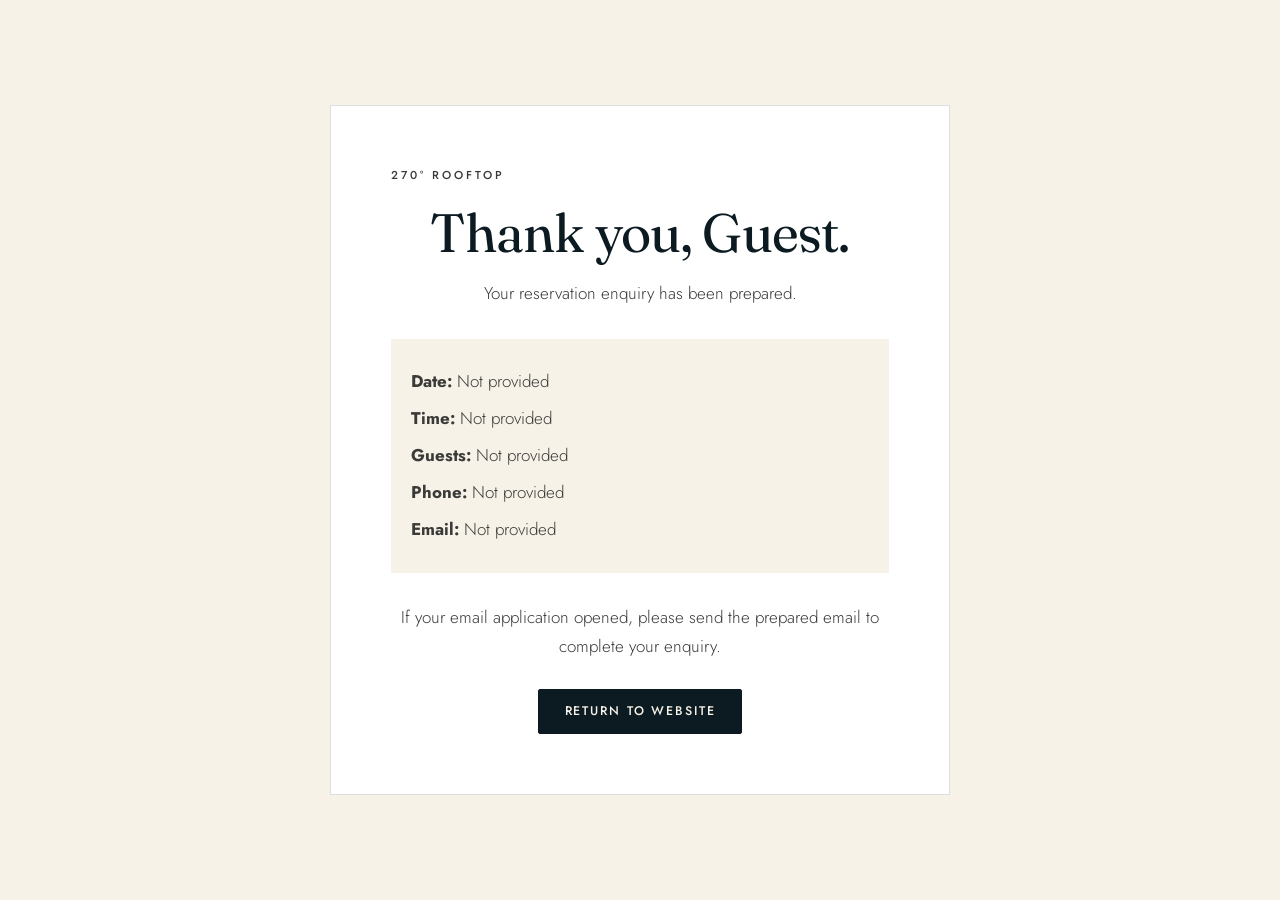
<file: confirmation.html>
<!DOCTYPE html>
<html lang="en">
<head>
  <meta charset="UTF-8">
  <meta name="viewport" content="width=device-width, initial-scale=1.0">
  <title>Reservation Enquiry | 270° Rooftop</title>

  <link rel="preconnect" href="https://fonts.googleapis.com">
  <link rel="preconnect" href="https://fonts.gstatic.com" crossorigin>
  <link href="https://fonts.googleapis.com/css2?family=Fraunces:ital,opsz,wght@0,9..144,300..700;1,9..144,300..600&family=Jost:wght@300;400;500;600&display=swap" rel="stylesheet">

  <link rel="stylesheet" href="css/styles.css">

  <style>
    .confirmation {
      min-height: 100vh;
      display: grid;
      place-items: center;
      padding: 30px 20px;
      background: var(--sand);
    }
    .confirmation-card {
      width: 100%;
      max-width: 620px;
      padding: clamp(28px, 6vw, 60px);
      background: #fff;
      border: 1px solid var(--line);
      text-align: center;
    }
    .confirmation-card h1 {
      font-family: var(--ff-d);
      font-size: clamp(36px, 7vw, 54px);
      color: var(--ink);
      margin: 18px 0;
    }
    .confirmation-card p {
      color: var(--body);
    }
    .details {
      text-align: left;
      margin: 30px 0;
      padding: 20px;
      background: var(--sand);
    }
    .details p { margin: 8px 0; }
    .confirmation-actions { margin-top: 28px; }
  </style>
</head>

<body>
  <main class="confirmation">
    <section class="confirmation-card">
      <p class="eyebrow">270° Rooftop</p>

      <h1>Thank you, <span id="guestName">Guest</span>.</h1>

      <p>Your reservation enquiry has been prepared.</p>

      <div class="details" id="details">
        <p><strong>Date:</strong> <span id="date"></span></p>
        <p><strong>Time:</strong> <span id="time"></span></p>
        <p><strong>Guests:</strong> <span id="guests"></span></p>
        <p><strong>Phone:</strong> <span id="phone"></span></p>
        <p><strong>Email:</strong> <span id="email"></span></p>
        <p id="occasionRow" hidden><strong>Occasion:</strong> <span id="occasion"></span></p>
        <p id="notesRow" hidden><strong>Special requests:</strong> <span id="notes"></span></p>
      </div>

      <p>If your email application opened, please send the prepared email to complete your enquiry.</p>

      <div class="confirmation-actions">
        <a href="index.html" class="btn btn-solid">Return to Website</a>
      </div>
    </section>
  </main>

  <script>
    (function () {
      var params = new URLSearchParams(window.location.search);

      function show(id, value) {
        document.getElementById(id).textContent = value || 'Not provided';
      }

      show('guestName', params.get('name') || 'Guest');
      show('date', params.get('date'));
      show('time', params.get('time'));
      show('guests', params.get('guests'));
      show('phone', params.get('phone'));
      show('email', params.get('email'));

      var occasion = params.get('occasion');
      var notes = params.get('notes');

      if (occasion) {
        show('occasion', occasion);
        document.getElementById('occasionRow').hidden = false;
      }

      if (notes) {
        show('notes', notes);
        document.getElementById('notesRow').hidden = false;
      }
    })();
  </script>
</body>
</html>
</file>
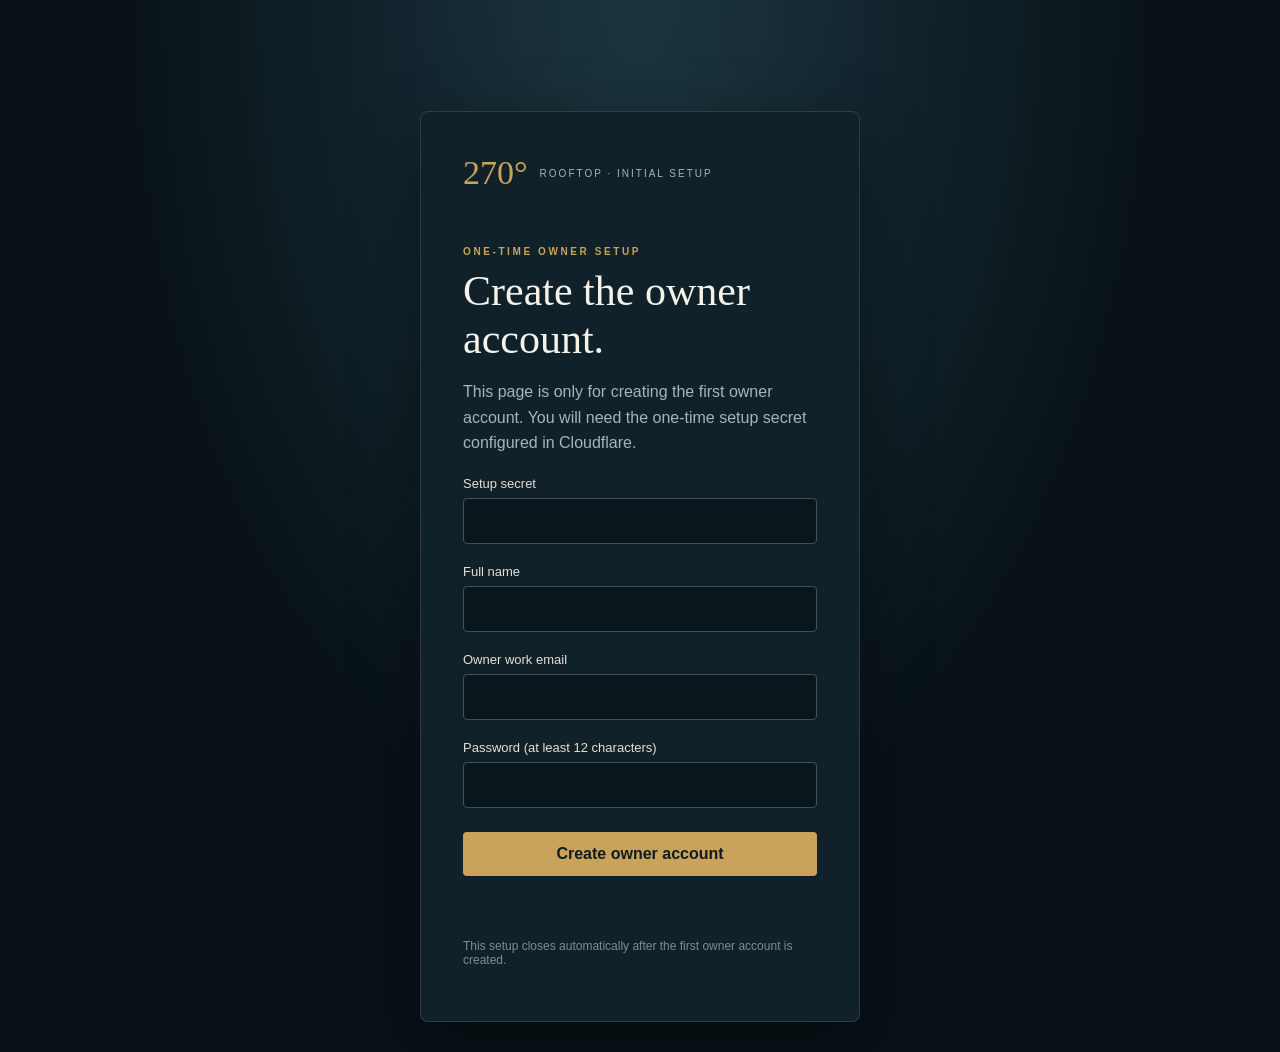
<file: staff/setup.html>
<!doctype html>
<html lang="en">
<head>
<meta charset="utf-8">
<meta name="viewport" content="width=device-width,initial-scale=1">
<meta name="robots" content="noindex,nofollow">
<title>Initial Owner Setup | 270° Rooftop</title>
<link rel="stylesheet" href="/staff/staff.css">
</head>
<body>
<main class="shell">
<section class="auth-card">
<a class="brand" href="/"><span>270°</span><small>ROOFTOP · INITIAL SETUP</small></a>
<p class="eyebrow">ONE-TIME OWNER SETUP</p>
<h1>Create the owner account.</h1>
<p class="muted">This page is only for creating the first owner account. You will need the one-time setup secret configured in Cloudflare.</p>
<form id="setupForm">
<label for="setupSecret">Setup secret</label><input id="setupSecret" type="password" autocomplete="off" required>
<label for="fullName">Full name</label><input id="fullName" maxlength="100" autocomplete="name" required>
<label for="ownerEmail">Owner work email</label><input id="ownerEmail" type="email" maxlength="254" autocomplete="email" required>
<label for="ownerPassword">Password (at least 12 characters)</label><input id="ownerPassword" type="password" minlength="12" maxlength="128" autocomplete="new-password" required>
<button class="primary" type="submit">Create owner account</button>
</form>
<p id="setupMessage" class="message" role="alert"></p>
<p class="foot">This setup closes automatically after the first owner account is created.</p>
</section>
</main>
<script>
(() => {
  const form = document.getElementById("setupForm");
  const message = document.getElementById("setupMessage");
  form.addEventListener("submit", async event => {
    event.preventDefault();
    const button = form.querySelector("button");
    button.disabled = true;
    message.textContent = "";
    try {
      const response = await fetch("/api/auth/setup-owner", {
        method: "POST",
        headers: {
          "content-type": "application/json",
          "X-Setup-Secret": document.getElementById("setupSecret").value
        },
        body: JSON.stringify({
          full_name: document.getElementById("fullName").value,
          email: document.getElementById("ownerEmail").value,
          password: document.getElementById("ownerPassword").value
        })
      });
      const data = await response.json().catch(() => ({}));
      if (!response.ok) throw new Error(data.error || "Owner setup failed.");
      form.reset();
      message.textContent = data.message + " You can now sign in at /staff/.";
    } catch (error) {
      message.textContent = error.message;
    } finally {
      button.disabled = false;
    }
  });
})();
</script>
</body>
</html>
</file>
<file: css/styles.css>
:root{
  --ink:#0c1a21;
  --ink-2:#122730;
  --ink-3:#1a3540;
  --night:#081217;
  --brass:#c9a25c;
  --brass-lt:#e3c98f;
  --brass-dk:#a9843f;
  --sand:#f7f2e8;
  --sand-2:#efe7d7;
  --sand-3:#e3d8c2;
  --body:#3a3b38;
  --muted:#6c6d67;
  --ember:#c25e35;
  --sage:#7d8c72;
  --wa:#1f7a4d;
  --wa-dk:#155c39;
  --line:rgba(12,26,33,.14);
  --shadow:0 24px 60px -28px rgba(12,26,33,.42);
  --shadow-sm:0 10px 28px -16px rgba(12,26,33,.35);
  --ff-d:"Fraunces",Georgia,"Times New Roman",serif;
  --ff-s:"Jost",-apple-system,BlinkMacSystemFont,"Segoe UI",Helvetica,Arial,sans-serif;
  --max:1240px;
  --gut:clamp(20px,5vw,56px);
  --r:2px;
}
*,*::before,*::after{box-sizing:border-box}
html{-webkit-text-size-adjust:100%}
body{
  margin:0;background:var(--sand);color:var(--body);
  font-family:var(--ff-s);font-weight:300;font-size:17px;line-height:1.72;
  -webkit-font-smoothing:antialiased;overflow-x:hidden;
}
img{max-width:100%;display:block;height:auto}
a{color:inherit;text-decoration:none}
h1,h2,h3,h4{font-family:var(--ff-d);font-weight:400;line-height:1.06;margin:0;color:var(--ink);letter-spacing:-.015em}
p{margin:0 0 1.05em}
p:last-child{margin-bottom:0}
::selection{background:var(--brass);color:var(--ink)}

.wrap{width:100%;max-width:var(--max);margin:0 auto;padding:0 var(--gut)}
.eyebrow{
  font-family:var(--ff-s);font-size:11.5px;font-weight:500;letter-spacing:.26em;
  text-transform:uppercase;color:var(--brass-dk);margin:0 0 18px;display:flex;align-items:center;gap:14px;
}
.eyebrow.c{justify-content:center}
.eyebrow.light{color:var(--brass-lt)}
.eyebrow.light::before{background:var(--brass-lt)}

.lede{font-size:clamp(17px,1.35vw,19.5px);line-height:1.75;color:#4a4b46;max-width:60ch}
.serif-i{font-style:italic;color:var(--brass-dk)}

/* ---------- Buttons ---------- */
.btn{
  display:inline-flex;align-items:center;justify-content:center;gap:10px;
  font-family:var(--ff-s);font-size:12.5px;font-weight:500;letter-spacing:.15em;text-transform:uppercase;
  padding:15px 26px;border-radius:var(--r);border:1px solid transparent;cursor:pointer;
  transition:background .25s ease,color .25s ease,border-color .25s ease,transform .25s ease;
  text-align:center;line-height:1;background:none;
}
.btn-solid{background:var(--ink);color:var(--sand);border-color:var(--ink)}
.btn-solid:hover{background:var(--ink-3);border-color:var(--ink-3)}
.btn-gold{background:var(--brass);color:var(--ink);border-color:var(--brass)}
.btn-gold:hover{background:var(--brass-lt);border-color:var(--brass-lt)}
.btn-ghost{background:transparent;color:var(--ink);border-color:rgba(12,26,33,.32)}
.btn-ghost:hover{border-color:var(--ink);background:rgba(12,26,33,.05)}
.btn-ghost-light{background:transparent;color:var(--sand);border-color:rgba(247,242,232,.42)}
.btn-ghost-light:hover{border-color:var(--sand);background:rgba(247,242,232,.1)}
.btn-wa{background:var(--wa);color:#fff;border-color:var(--wa)}
.btn-wa:hover{background:var(--wa-dk);border-color:var(--wa-dk)}
.btn-block{width:100%}
.btn svg{flex:none}
:focus-visible{outline:3px solid var(--brass-lt);outline-offset:4px;border-radius:1px}

/* ---------- Header ---------- */
.hdr{
  position:fixed;top:0;left:0;right:0;z-index:90;
  transition:background .38s ease,box-shadow .38s ease,padding .38s ease;
  padding:18px 0;
}
.hdr::after{
  content:"";position:absolute;inset:0;z-index:-1;
  background:linear-gradient(to bottom,rgba(6,14,18,.72),rgba(6,14,18,0));
  transition:opacity .38s ease;pointer-events:none;
}
.hdr.solid{background:rgba(8,18,23,.96);backdrop-filter:blur(10px);box-shadow:0 1px 0 rgba(201,162,92,.22);padding:11px 0}
.hdr.solid::after{opacity:0}
.hdr-in{display:flex;align-items:center;justify-content:space-between;gap:22px}
.brand{display:flex;align-items:center;gap:12px;color:var(--sand);flex:none}
.brand-mark{
  width:42px;height:42px;border-radius:50%;border:1px solid rgba(201,162,92,.6);
  display:grid;place-items:center;font-family:var(--ff-d);font-size:15px;color:var(--brass-lt);
  letter-spacing:-.03em;flex:none;transition:border-color .25s ease,background .25s ease;
}
.brand:hover .brand-mark{background:rgba(201,162,92,.14);border-color:var(--brass-lt)}
.brand-txt{display:flex;flex-direction:column;line-height:1}
.brand-name{font-family:var(--ff-d);font-size:18px;letter-spacing:.01em;color:var(--sand)}
.brand-sub{font-size:9px;letter-spacing:.3em;text-transform:uppercase;color:rgba(247,242,232,.62);margin-top:5px}

.nav{display:flex;align-items:center;gap:30px}
.nav a{
  font-size:11.5px;letter-spacing:.19em;text-transform:uppercase;font-weight:400;
  color:rgba(247,242,232,.82);position:relative;padding:5px 0;transition:color .22s ease;
}
.nav a::after{
  content:"";position:absolute;left:0;right:0;bottom:0;height:1px;background:var(--brass-lt);
  transform:scaleX(0);transform-origin:left;transition:transform .3s ease;
}
.nav a:hover{color:var(--sand)}
.nav a:hover::after{transform:scaleX(1)}
.hdr .btn{color:var(--sand);border-color:rgba(247,242,232,.4);padding:12px 20px;font-size:11px}
.hdr .btn:hover{background:var(--brass);color:var(--ink);border-color:var(--brass)}

.burger{
  display:none;width:44px;height:44px;border:1px solid rgba(247,242,232,.34);background:none;
  border-radius:var(--r);cursor:pointer;padding:0;place-items:center;
}
.burger span{display:block;width:19px;height:1.5px;background:var(--sand);position:relative;transition:background .2s}
.burger span::before,.burger span::after{content:"";position:absolute;left:0;width:19px;height:1.5px;background:var(--sand);transition:transform .28s ease,top .28s ease}
.burger span::before{top:-6px}
.burger span::after{top:6px}
.burger[aria-expanded="true"] span{background:transparent}
.burger[aria-expanded="true"] span::before{top:0;transform:rotate(45deg)}
.burger[aria-expanded="true"] span::after{top:0;transform:rotate(-45deg)}

.mnav{
  position:fixed;top:0;left:0;right:0;z-index:80;background:rgba(8,18,23,.985);
  backdrop-filter:blur(12px);padding:92px var(--gut) 30px;
  transform:translateY(-102%);transition:transform .42s cubic-bezier(.22,.61,.36,1);visibility:hidden;
}
.mnav.open{transform:translateY(0);visibility:visible}
.mnav a{
  display:block;font-family:var(--ff-d);font-size:24px;color:var(--sand);
  padding:15px 0;border-bottom:1px solid rgba(247,242,232,.12);
}
.mnav a:last-of-type{border-bottom:0}
.mnav .mcontact{margin-top:26px;display:flex;flex-direction:column;gap:12px}
.mnav .mcontact a{font-family:var(--ff-s);font-size:13px;letter-spacing:.14em;text-transform:uppercase;color:var(--brass-lt);border:0;padding:0}
.mnav .btn{margin-top:20px;color:var(--sand);border-color:rgba(247,242,232,.4)}

/* ---------- Hero ---------- */
.hero{position:relative;min-height:min(94svh,860px);display:flex;align-items:flex-end;overflow:hidden;background:var(--night)}
.hero-bg{position:absolute;inset:0}
.hero-bg img{width:100%;height:100%;object-fit:cover;object-position:center 58%;transform:scale(1.04)}
.hero-bg::after{
  content:"";position:absolute;inset:0;
  background:
    linear-gradient(to top,rgba(6,14,18,.94) 2%,rgba(6,14,18,.62) 34%,rgba(6,14,18,.18) 66%,rgba(6,14,18,.55) 100%),
    linear-gradient(112deg,rgba(8,18,23,.58),rgba(8,18,23,0) 62%);
}
.hero-in{ position:relative; z-index:2;  width:100%; padding:clamp(100px,14vh,150px) 0 clamp(46px,7vw,84px)}
.hero h1{
  color:var(--sand);font-size:clamp(45px,8.2vw,104px);line-height:.94;letter-spacing:-.035em;
  max-width:15ch;margin:0 0 26px;font-weight:300;
}
.hero h1 em{font-style:italic;color:var(--brass-lt);font-weight:300}
.hero-sub{color:rgba(247,242,232,.83);font-size:clamp(16px,1.5vw,19px);line-height:1.7;max-width:52ch;margin:0 0 34px}
.hero-cta{display:flex;flex-wrap:wrap;gap:13px}
.hero-cta .btn{padding:16px 30px}
.hero-meta{
  display:flex;flex-wrap:wrap;gap:clamp(18px,4vw,46px);margin-top:clamp(34px,5vw,52px);
  padding-top:26px;border-top:1px solid rgba(247,242,232,.2);
}
.hero-meta div{display:flex;flex-direction:column;gap:4px}
.hero-meta dt{font-size:10px;letter-spacing:.24em;text-transform:uppercase;color:rgba(247,242,232,.52)}
.hero-meta dd{margin:0;font-family:var(--ff-d);font-size:19px;color:var(--sand)}
.hero-meta dd .star{color:var(--brass-lt);font-size:14px;letter-spacing:.08em}

/* ---------- Stat band ---------- */
.band{background:var(--ink);color:var(--sand);padding:clamp(30px,4vw,44px) 0}
.band-in{display:grid;grid-template-columns:repeat(4,1fr);gap:clamp(16px,3vw,34px)}
.band-i{display:flex;flex-direction:column;gap:6px;padding-left:20px;border-left:1px solid rgba(201,162,92,.3)}
.band-i strong{font-family:var(--ff-d);font-size:clamp(21px,2.3vw,29px);font-weight:400;color:var(--sand);line-height:1}
.band-i span{font-size:10.5px;letter-spacing:.2em;text-transform:uppercase;color:rgba(247,242,232,.56);line-height:1.5}

/* ---------- Section furniture ---------- */
.sec{padding:clamp(66px,10vw,124px) 0}
.sec-h{max-width:760px;margin-bottom:clamp(38px,5vw,60px)}
.sec-h h2{font-size:clamp(33px,4.6vw,58px);margin-bottom:20px}
.sec-h.center{margin-left:auto;margin-right:auto;text-align:center}
.sec-h.center .eyebrow{justify-content:center}
.sec-h.center .lede{margin-left:auto;margin-right:auto}

/* ---------- About ---------- */
.about{background:var(--sand);position:relative}
.about-grid{display:grid;grid-template-columns:1.05fr .95fr;gap:clamp(34px,6vw,82px);align-items:center}
.about-copy h2{font-size:clamp(33px,4.4vw,55px);margin-bottom:22px}
.about-media{position:relative}
.about-media .shot{overflow:hidden;border-radius:var(--r);box-shadow:var(--shadow)}
.about-media .shot img{width:100%;aspect-ratio:4/5;object-fit:cover}
.about-card{
  position:absolute;left:-26px;bottom:-26px;background:var(--ink);color:var(--sand);
  padding:22px 26px;max-width:230px;box-shadow:var(--shadow);
}
.about-card .k{font-family:var(--ff-d);font-size:31px;color:var(--brass-lt);line-height:1;display:block;margin-bottom:7px}
.about-card .v{font-size:10.5px;letter-spacing:.19em;text-transform:uppercase;color:rgba(247,242,232,.72);line-height:1.5}
.facts{list-style:none;margin:30px 0 0;padding:0;display:grid;grid-template-columns:1fr 1fr;gap:14px 26px}
.facts li{display:flex;gap:10px;align-items:flex-start;font-size:14.5px;line-height:1.5;color:#4a4b46}
.facts svg{flex:none;margin-top:3px;color:var(--brass-dk)}

/* ---------- Atmosphere strip ---------- */
.atmos{display:grid;grid-template-columns:1.35fr 1fr;gap:clamp(10px,1.4vw,18px);background:var(--sand)}
.atmos figure{margin:0;position:relative;overflow:hidden;min-height:260px}
.atmos img{width:100%;height:100%;object-fit:cover;transition:transform .9s cubic-bezier(.2,.7,.3,1)}
.atmos figure:hover img{transform:scale(1.04)}
.atmos figcaption{
  position:absolute;left:0;right:0;bottom:0;padding:44px 26px 22px;
  background:linear-gradient(to top,rgba(6,14,18,.86),rgba(6,14,18,0));
  color:var(--sand);font-size:10.5px;letter-spacing:.2em;text-transform:uppercase;
}

/* ---------- Menu ---------- */
.menu{background:var(--ink);color:rgba(247,242,232,.8);position:relative;overflow:hidden}
.menu::before{
  content:"";position:absolute;top:-160px;right:-160px;width:520px;height:520px;border-radius:50%;
  background:radial-gradient(circle,rgba(201,162,92,.16),rgba(201,162,92,0) 68%);pointer-events:none;
}
.menu .sec-h h2,.menu h3{color:var(--sand)}
.menu .lede{color:rgba(247,242,232,.72)}
.menu-grid{display:grid;grid-template-columns:repeat(2,1fr);gap:clamp(30px,4.6vw,62px) clamp(34px,6vw,80px);position:relative;z-index:1}
.menu-col h3{
  font-size:clamp(21px,2.2vw,27px);margin-bottom:8px;display:flex;align-items:baseline;gap:14px;
}
.menu-col h3 span{font-family:var(--ff-s);font-size:10px;letter-spacing:.2em;text-transform:uppercase;color:rgba(201,162,92,.85);font-weight:400}
.menu-col > p{margin:0 0 21px;font-size:14px;line-height:1.6;color:rgba(247,242,232,.55);max-width:38ch}
.dish{display:flex;align-items:baseline;gap:9px;padding:11px 0;border-bottom:1px solid rgba(247,242,232,.11)}
.dish-l{flex:1;min-width:0}
.dish-n{font-family:var(--ff-d);font-size:16.5px;color:rgba(247,242,232,.96);display:block;line-height:1.3}
.dish-d{font-size:12.5px;color:rgba(247,242,232,.48);line-height:1.45;margin-top:3px;display:block}
.dish-dots{flex:1;border-bottom:1px dotted rgba(247,242,232,.22);align-self:flex-end;margin-bottom:5px;min-width:14px}
.dish-p{font-family:var(--ff-s);font-size:13px;letter-spacing:.05em;color:var(--brass-lt);white-space:nowrap;flex:none;padding-left:6px}
/* ---------- Menu disclosures (wine, breakfast, bar) ---------- */
.wine-toggle,.disc-toggle{
  display:flex;align-items:center;justify-content:space-between;gap:14px;width:100%;
  margin-top:14px;padding:13px 16px;border-radius:var(--r);
  background:rgba(201,162,92,.08);border:1px solid rgba(201,162,92,.34);
  color:var(--brass-lt);font-family:var(--ff-s);font-size:10.5px;font-weight:500;
  letter-spacing:.17em;text-transform:uppercase;line-height:1;cursor:pointer;text-align:left;
  transition:background .22s ease,border-color .22s ease;
}
.wine-toggle:hover,.disc-toggle:hover{background:rgba(201,162,92,.16);border-color:var(--brass)}
.wine-toggle .chev,.disc-toggle .chev{flex:none;width:14px;height:14px;transition:transform .28s ease}
.wine-toggle[aria-expanded="true"] .chev,.disc-toggle[aria-expanded="true"] .chev{transform:rotate(180deg)}
@media (prefers-reduced-motion: reduce){
  .wine-toggle,.wine-toggle .chev,.disc-toggle,.disc-toggle .chev{transition:none}
}
.wine-panel,.disc-panel{margin-top:12px}
.wine-panel[hidden],.disc-panel[hidden]{display:none}
.wine-tbl,.disc-tbl{width:100%;border-collapse:collapse;table-layout:fixed}
.wine-tbl caption,.disc-tbl caption{
  caption-side:top;text-align:left;font-size:11.5px;line-height:1.5;color:rgba(247,242,232,.45);
  padding:0 0 12px;letter-spacing:.02em;
}
.wine-tbl th,.disc-tbl th{
  font-family:var(--ff-s);font-size:9px;letter-spacing:.2em;text-transform:uppercase;
  font-weight:500;color:rgba(201,162,92,.9);text-align:right;padding:0 4px 9px;
  border-bottom:1px solid rgba(201,162,92,.34);
}
.wine-tbl th.w-nm,.disc-tbl th.w-nm{text-align:left;padding-left:0}
.wine-tbl td,.disc-tbl td{
  padding:10px 4px;border-bottom:1px dotted rgba(247,242,232,.16);vertical-align:baseline;
  font-family:var(--ff-s);font-size:12.5px;letter-spacing:.04em;color:var(--brass-lt);text-align:right;
}
.wine-tbl td.w-nm,.disc-tbl td.w-nm{
  text-align:left;padding-left:0;font-family:var(--ff-d);font-size:15px;letter-spacing:0;
  line-height:1.25;color:rgba(247,242,232,.96);overflow-wrap:break-word;
}
.wine-tbl td.w-nm em,.disc-tbl td.w-nm em{
  display:block;font-family:var(--ff-s);font-style:normal;font-size:10.5px;
  letter-spacing:.13em;text-transform:uppercase;color:rgba(247,242,232,.42);margin-top:3px;
}
.wine-tbl tr.w-sec td,.disc-tbl tr.w-sec td{
  border-bottom:0;padding:18px 0 7px;font-family:var(--ff-s);font-size:9px;letter-spacing:.22em;
  text-transform:uppercase;color:rgba(201,162,92,.85);text-align:left;
}
.wine-tbl tr:last-child td,.disc-tbl tr:last-child td{border-bottom:0}
.wine-note,.disc-note{font-size:11.5px;line-height:1.55;color:rgba(247,242,232,.45);margin:12px 0 0}
@media (max-width:520px){
  .wine-tbl td.w-nm,.disc-tbl td.w-nm{font-size:14px}
  .wine-tbl td,.disc-tbl td{font-size:12px;padding:9px 2px}
  .wine-tbl tr.w-sec td,.disc-tbl tr.w-sec td{padding-top:15px}
}

.menu-note{
  margin-top:clamp(38px,5vw,58px);padding-top:26px;border-top:1px solid rgba(247,242,232,.16);
  display:flex;flex-wrap:wrap;gap:14px 26px;align-items:center;justify-content:space-between;
  font-size:13px;color:rgba(247,242,232,.6);
}
.menu-note p{margin:0;max-width:64ch}
.menu-note a{color:var(--brass-lt);border-bottom:1px solid rgba(227,201,143,.4);padding-bottom:1px}
.menu-note a:hover{border-bottom-color:var(--brass-lt)}

/* ---------- Gallery ---------- */
.gallery{background:var(--sand)}
.gal-grid{
  display:grid;grid-template-columns:repeat(4,1fr);grid-auto-rows:170px;gap:clamp(9px,1.2vw,15px);
}
.gal-grid figure{margin:0;overflow:hidden;position:relative;background:var(--sand-3)}
.gal-grid img{width:100%;height:100%;object-fit:cover;transition:transform .85s cubic-bezier(.2,.7,.3,1)}
.gal-grid figure:hover img{transform:scale(1.055)}
.gal-grid figcaption{
  position:absolute;inset:auto 0 0 0;padding:34px 16px 13px;font-size:10px;letter-spacing:.18em;
  text-transform:uppercase;color:var(--sand);
  background:linear-gradient(to top,rgba(6,14,18,.8),rgba(6,14,18,0));
  opacity:0;transition:opacity .35s ease;
}
.gal-grid figure:hover figcaption,.gal-grid figure:focus-within figcaption{opacity:1}
.g-tall{grid-row:span 2}
.g-wide{grid-column:span 2}
.g-big{grid-column:span 2;grid-row:span 2}

/* ---------- Reviews ---------- */
.reviews{background:var(--sand-2)}
.rev-top{display:grid;grid-template-columns:300px 1fr;gap:clamp(28px,5vw,64px);align-items:start;margin-bottom:clamp(34px,4.4vw,50px)}
.rev-score{background:var(--sand);padding:28px;border:1px solid var(--line);text-align:center}
.rev-score .num{font-family:var(--ff-d);font-size:60px;line-height:1;color:var(--ink);display:block;letter-spacing:-.03em}
.rev-score .stars{color:var(--brass-dk);letter-spacing:.18em;font-size:15px;margin:9px 0 6px}
.rev-score .src{font-size:10.5px;letter-spacing:.19em;text-transform:uppercase;color:var(--muted)}
.rev-bars{display:flex;flex-direction:column;gap:9px;margin-top:20px;padding-top:20px;border-top:1px solid var(--line)}
.rev-bar{display:grid;grid-template-columns:52px 1fr 26px;align-items:center;gap:10px;font-size:11px;letter-spacing:.09em;text-transform:uppercase;color:var(--muted)}
.rev-bar i{display:block;height:3px;background:var(--sand-3);position:relative;font-style:normal}
.rev-bar i b{position:absolute;inset:0 auto 0 0;background:var(--brass-dk);display:block}
.rev-cards{display:grid;grid-template-columns:repeat(3,1fr);gap:clamp(15px,2vw,22px)}
.rev-card{background:var(--sand);border:1px solid var(--line);padding:clamp(22px,2.4vw,30px);display:flex;flex-direction:column;gap:14px}
.rev-card .stars{color:var(--brass-dk);font-size:12px;letter-spacing:.16em}
.rev-card blockquote{margin:0;font-family:var(--ff-d);font-size:16.5px;line-height:1.6;color:var(--ink);font-weight:300;flex:1}
.rev-card .who{font-size:11px;letter-spacing:.16em;text-transform:uppercase;color:var(--muted);border-top:1px solid var(--line);padding-top:13px}
.rev-note{font-size:12px;color:var(--muted);margin-top:24px}

/* ---------- Visit ---------- */
.visit{background:var(--sand);padding-bottom:clamp(60px,8vw,100px)}
.visit-grid{display:grid;grid-template-columns:1fr 1.02fr;gap:clamp(28px,4.6vw,58px);align-items:start}
.visit-map{border:1px solid var(--line);overflow:hidden;background:var(--sand-3);min-height:430px;position:relative}
.visit-map iframe{width:100%;height:100%;min-height:430px;border:0;display:block;filter:saturate(.92)}
.visit-blocks{display:grid;gap:clamp(20px,2.6vw,30px)}
.vb h3{font-size:clamp(19px,1.9vw,23px);margin-bottom:11px;padding-bottom:11px;border-bottom:1px solid var(--line)}
.vb p{margin:0 0 5px;font-size:15px;line-height:1.65}
.vb .big{font-size:16.5px}
.vb a.link{border-bottom:1px solid rgba(201,162,92,.55);padding-bottom:1px;transition:border-color .2s,color .2s}
.vb a.link:hover{color:var(--brass-dk);border-bottom-color:var(--brass-dk)}
.hours{list-style:none;margin:0;padding:0;font-size:14.5px}
.hours li{display:flex;justify-content:space-between;gap:14px;padding:7px 0;border-bottom:1px dotted var(--line)}
.hours li:last-child{border-bottom:0}
.hours li span:first-child{color:var(--muted)}
.hours li span:last-child{font-variant-numeric:tabular-nums;color:var(--ink)}
.hours li.today{background:rgba(201,162,92,.14);margin:0 -9px;padding:7px 9px;border-bottom-color:transparent}
.hours li.today span{color:var(--ink);font-weight:400}
.hours li.today span:first-child::after{
  content:"today";font-size:9px;letter-spacing:.16em;text-transform:uppercase;
  background:var(--ink);color:var(--sand);padding:2px 6px;margin-left:8px;vertical-align:1px;
}
.chips{display:flex;flex-wrap:wrap;gap:7px;margin-top:12px}
.chip{font-size:10.5px;letter-spacing:.13em;text-transform:uppercase;padding:6px 11px;border:1px solid var(--line);color:var(--muted)}

/* ---------- Reserve ---------- */
.reserve{background:var(--ink-2);color:rgba(247,242,232,.8);position:relative;overflow:hidden}
.reserve::before{
  content:"";position:absolute;left:-200px;bottom:-200px;width:600px;height:600px;border-radius:50%;
  background:radial-gradient(circle,rgba(201,162,92,.14),rgba(201,162,92,0) 70%);pointer-events:none;
}
.reserve-grid{display:grid;grid-template-columns:1fr 1.12fr;gap:clamp(34px,5.4vw,72px);align-items:start;position:relative;z-index:1}
.reserve h2{color:var(--sand);font-size:clamp(32px,4.3vw,52px);margin-bottom:20px}
.reserve .lede{color:rgba(247,242,232,.75)}
.steps{list-style:none;margin:32px 0 0;padding:0;display:grid;gap:19px}
.steps li{display:flex;gap:15px;align-items:flex-start}
.steps .n{
  flex:none;width:27px;height:27px;border-radius:50%;border:1px solid rgba(201,162,92,.55);
  display:grid;place-items:center;font-family:var(--ff-d);font-size:12px;color:var(--brass-lt);margin-top:2px;
}
.steps strong{display:block;color:var(--sand);font-family:var(--ff-s);font-size:12px;letter-spacing:.15em;text-transform:uppercase;font-weight:500;margin-bottom:4px}
.steps p{margin:0;font-size:14px;line-height:1.6;color:rgba(247,242,232,.62)}

.callbox{margin-top:32px;padding:24px 26px;border:1px solid rgba(201,162,92,.3);background:rgba(8,18,23,.5)}
.callbox .eyebrow{margin-bottom:14px;font-size:10px}
.callbox .tel{font-family:var(--ff-d);font-size:clamp(23px,2.4vw,29px);color:var(--sand);display:block;line-height:1.15;margin-bottom:4px;transition:color .22s}
.callbox .tel:hover{color:var(--brass-lt)}
.callbox .tel-sub{font-size:12px;color:rgba(247,242,232,.5);letter-spacing:.04em}
.callbox .alt-row{margin-top:18px;padding-top:18px;border-top:1px solid rgba(247,242,232,.14);display:flex;flex-wrap:wrap;column-gap:22px;row-gap:8px;font-size:13px}
.callbox .alt-row a{color:var(--brass-lt);display:inline-flex;align-items:center;gap:6px;transition:color .2s}
.callbox .alt-row a:hover{color:var(--sand)}
.callbox .wa-inline{color:#5fd39a !important}
.callbox .wa-inline:hover{color:#8ce8b8 !important}

/* WhatsApp panel in reserve */
.wa-panel{
  margin-top:16px;padding:20px 22px;background:rgba(31,122,77,.13);
  border-left:3px solid var(--wa);display:flex;flex-wrap:wrap;gap:14px;align-items:center;justify-content:space-between;
}
.wa-panel .txt{flex:1;min-width:170px}
.wa-panel strong{display:block;color:var(--sand);font-size:12px;letter-spacing:.15em;text-transform:uppercase;font-weight:500;margin-bottom:3px}
.wa-panel span{font-size:12.5px;color:rgba(247,242,232,.6);line-height:1.5}
.wa-panel .btn{padding:12px 18px;font-size:11px;flex:none}

/* ---------- Form ---------- */
.form-card{background:var(--sand);padding:clamp(24px,3.4vw,42px);box-shadow:var(--shadow);border-radius:var(--r);position:relative}
.form-card h3{font-size:clamp(20px,2.1vw,26px);margin-bottom:7px}
.form-card .fsub{font-size:13px;color:var(--muted);margin:0 0 24px;line-height:1.6}
.frow{display:grid;grid-template-columns:1fr 1fr;gap:16px;margin-bottom:16px}
.frow.one{grid-template-columns:1fr}
.field{display:flex;flex-direction:column;gap:6px;min-width:0}
.field label{font-size:10.5px;letter-spacing:.17em;text-transform:uppercase;color:#5a5b55;font-weight:500}
.field label .req{color:var(--ember)}
.field input,.field select,.field textarea{
  width:100%;font-family:var(--ff-s);font-size:15px;font-weight:300;color:var(--ink);
  background:#fffdf9;border:1px solid rgba(12,26,33,.22);border-radius:var(--r);
  padding:12px 13px;line-height:1.4;transition:border-color .2s ease,box-shadow .2s ease,background .2s;
  appearance:none;-webkit-appearance:none;
}
.field select{
  background-image:url("data:image/svg+xml;charset=UTF-8,%3Csvg xmlns='http://www.w3.org/2000/svg' width='12' height='8' viewBox='0 0 12 8'%3E%3Cpath d='M1 1l5 5 5-5' fill='none' stroke='%236c6d67' stroke-width='1.6' stroke-linecap='round'/%3E%3C/svg%3E");
  background-repeat:no-repeat;background-position:right 13px center;padding-right:34px;
}
.field textarea{resize:vertical;min-height:82px}
.field input:hover,.field select:hover,.field textarea:hover{border-color:rgba(12,26,33,.38)}
.field input:focus,.field select:focus,.field textarea:focus{
  outline:none;border-color:var(--brass-dk);box-shadow:0 0 0 3px rgba(201,162,92,.22);background:#fff;
}
.field input::placeholder,.field textarea::placeholder{color:#a7a8a2;font-weight:300}
.err{font-size:11.5px;line-height:1.45;color:#a83b21;display:none;letter-spacing:.01em}
.field.bad input,.field.bad select,.field.bad textarea{border-color:#c4553a;background:#fdf5f2}
.field.bad .err{display:block}
.hint{font-size:11px;color:var(--muted);line-height:1.45}

.form-alert{
  display:none;margin:0 0 20px;padding:12px 15px;border-left:3px solid #c4553a;background:#fbf0ec;
  font-size:13px;color:#8d3118;line-height:1.55;
}
.form-alert.show{display:block}
.form-alert strong{display:block;font-weight:500;margin-bottom:2px}

.form-success{
  display:none;margin:0 0 20px;padding:12px 15px;border-left:3px solid #64866d;background:#eef4ee;
  font-size:13px;color:#294f35;line-height:1.55;
}
.form-success.show{display:block}
.form-success strong{display:block;font-weight:500;margin-bottom:2px}

.form-foot{margin-top:22px;display:flex;flex-direction:column;gap:13px}
.form-foot .btn{padding:16px}
.form-foot .fine{font-size:11.5px;color:var(--muted);line-height:1.55;text-align:center;margin:0}
.form-foot .fine a{border-bottom:1px solid rgba(201,162,92,.6)}
.or-line{display:flex;align-items:center;gap:13px;color:#8f908a;font-size:10px;letter-spacing:.2em;text-transform:uppercase;margin:2px 0}
.or-line::before,.or-line::after{content:"";flex:1;height:1px;background:var(--line)}

/* ---------- Footer ---------- */
.ftr{background:var(--night);color:rgba(247,242,232,.62);padding:clamp(50px,6.6vw,78px) 0 0}
.ftr-grid{display:grid;grid-template-columns:1.5fr 1fr 1fr 1.1fr;gap:clamp(26px,4vw,48px)}
.ftr h4{color:var(--sand);font-family:var(--ff-s);font-size:10.5px;letter-spacing:.22em;text-transform:uppercase;margin-bottom:18px;font-weight:500}
.ftr-brand .brand-name{font-size:22px;display:block;margin-bottom:14px}
.ftr-brand p{font-size:13.5px;line-height:1.7;max-width:30ch;margin-bottom:16px}
.ftr ul{list-style:none;margin:0;padding:0;display:grid;gap:10px}
.ftr li{font-size:13.5px;line-height:1.55}
.ftr a{transition:color .2s}
.ftr a:hover{color:var(--brass-lt)}
.ftr .wa-ftr{color:#5fd39a}
.ftr .wa-ftr:hover{color:#8ce8b8}
.socials{display:flex;gap:10px;margin-top:18px}
.socials a{width:34px;height:34px;border:1px solid rgba(247,242,232,.22);display:grid;place-items:center;border-radius:50%;transition:border-color .2s,background .2s}
.socials a:hover{border-color:var(--brass);background:rgba(201,162,92,.12)}
.ftr-bar{
  margin-top:clamp(38px,5vw,56px);border-top:1px solid rgba(247,242,232,.12);
  padding:22px 0 26px;display:flex;flex-wrap:wrap;gap:12px 24px;justify-content:space-between;
  font-size:11.5px;letter-spacing:.06em;color:rgba(247,242,232,.42);
}
.ftr-bar span{display:block}

/* ---------- Floating buttons ---------- */
.fabs{position:fixed;right:20px;bottom:22px;z-index:70;display:flex;align-items:center}
.fab{
  position:relative;width:56px;height:56px;border-radius:50%;display:grid;place-items:center;
  box-shadow:0 14px 30px -10px rgba(6,14,18,.55);border:0;cursor:pointer;
  transition:background .22s ease,transform .22s ease;
}
.fab-call{background:var(--brass);color:var(--ink);display:none}
.fab-call:hover{background:var(--brass-lt);transform:translateY(-2px)}
.fab svg{width:26px;height:26px;fill:currentColor}
.fab-call svg{width:23px;height:23px}
.fab-tip{
  position:absolute;right:calc(100% + 12px);top:50%;transform:translateY(-50%) translateX(6px);
  background:var(--ink);color:var(--sand);font-size:10px;letter-spacing:.19em;text-transform:uppercase;
  padding:8px 12px;white-space:nowrap;border-radius:var(--r);opacity:0;pointer-events:none;
  transition:opacity .24s ease,transform .24s ease;
}
.fab-tip::after{
  content:"";position:absolute;left:100%;top:50%;transform:translateY(-50%);
  border:5px solid transparent;border-left-color:var(--ink);
}
.fab:hover .fab-tip,.fab:focus-visible .fab-tip{opacity:1;transform:translateY(-50%) translateX(0)}
.fab:focus-visible{outline:3px solid var(--brass-lt);outline-offset:4px}

/* Hero zoom */
@media (prefers-reduced-motion: no-preference){
  .hero-bg img{animation:heroZoom 18s ease-out both}
  @keyframes heroZoom{from{transform:scale(1.1)}to{transform:scale(1.02)}}
}

/* Reveal */
@media (prefers-reduced-motion: no-preference){
  .rv{opacity:0;transform:translateY(22px);transition:opacity .8s cubic-bezier(.22,.61,.36,1),transform .8s cubic-bezier(.22,.61,.36,1)}
  .rv.in{opacity:1;transform:none}
  .rv.d1{transition-delay:.08s}
  .rv.d2{transition-delay:.16s}
  .rv.d3{transition-delay:.24s}
}
@media (prefers-reduced-motion: reduce){
  *,*::before,*::after{animation-duration:.001ms !important;animation-iteration-count:1 !important;transition-duration:.001ms !important;scroll-behavior:auto !important}
  html{scroll-behavior:auto !important}
}

/* ---------- Responsive ---------- */
@media (max-width:1080px){
  .nav{gap:22px}
  .about-grid{gap:44px}
  .rev-top{grid-template-columns:1fr;gap:26px}
  .rev-cards{grid-template-columns:repeat(2,1fr)}
  .ftr-grid{grid-template-columns:1fr 1fr}
}
@media (max-width:900px){
  .nav,.hdr .btn.desk{display:none}
  .burger{display:grid}
  .band-in{grid-template-columns:1fr 1fr;gap:22px}
  .band-i:nth-child(3){border-left:0;padding-left:0}
  .band-i:nth-child(4){border-left:0;padding-left:0}
  .about-grid{grid-template-columns:1fr;gap:52px}
  .about-media{order:-1;max-width:520px;margin:0 auto;width:100%}
  .about-card{left:auto;right:14px;bottom:-20px;padding:18px 20px;max-width:205px}
  .facts{grid-template-columns:1fr}
  .atmos{grid-template-columns:1fr}
  .atmos figure{min-height:230px}
  .menu-grid{grid-template-columns:1fr;gap:34px}
  .visit-grid{grid-template-columns:1fr}
  .visit-map,.visit-map iframe{min-height:330px}
  .reserve-grid{grid-template-columns:1fr;gap:38px}
  .gal-grid{grid-template-columns:repeat(2,1fr);grid-auto-rows:150px}
  .g-big,.g-wide{grid-column:span 2}
  .fab-call{display:grid}
}
@media (max-width:620px){
  body{font-size:16px}
  .hero{min-height:88svh}
  .hero h1{font-size:clamp(40px,12vw,58px)}
  .hero-meta{gap:20px 26px;padding-top:20px;margin-top:28px}
  .hero-meta dd{font-size:16px}
  .hero-cta{flex-direction:column;align-items:stretch}
  .hero-cta .btn{width:100%}
  .frow{grid-template-columns:1fr;gap:14px}
  .rev-cards{grid-template-columns:1fr}
  .gal-grid{grid-template-columns:1fr 1fr;grid-auto-rows:132px}
  .ftr-grid{grid-template-columns:1fr;gap:30px}
  .ftr-bar{flex-direction:column;gap:8px;padding-bottom:74px}
  .fab-tip{display:none}
  .fabs{right:14px;bottom:16px;bottom:calc(16px + env(safe-area-inset-bottom,0px))}
  .fab{width:52px;height:52px}
  .fab svg{width:24px;height:24px}
  .form-card{padding:22px 18px}
  .menu-note{flex-direction:column;align-items:flex-start}
  .visit-map,.visit-map iframe{min-height:290px}
}
</file>
<file: staff/staff.css>
:root{color-scheme:dark;--night:#081217;--panel:#102129;--panel2:#142a33;--brass:#c9a25c;--sand:#f7f2e8;--muted:#a8b4b5;--line:rgba(247,242,232,.13);font-family:Jost,Arial,sans-serif}*{box-sizing:border-box}body{margin:0;min-height:100vh;background:radial-gradient(ellipse at 50% 0%,#1b3540 0,var(--night) 58%);color:var(--sand)}.shell{width:min(1120px,calc(100% - 36px));margin:0 auto;padding:48px 0 30px}.hidden{display:none!important}.auth-card{width:min(440px,100%);margin:7vh auto 0;padding:42px;background:var(--panel);border:1px solid var(--line);border-radius:8px;box-shadow:0 22px 70px #0005}.brand{display:inline-flex;align-items:center;gap:12px;color:var(--sand);text-decoration:none;margin-bottom:44px}.brand span{font:500 34px Georgia,serif;color:var(--brass)}.brand small{font-size:10px;letter-spacing:2px;color:var(--muted)}.eyebrow{font-size:10px;letter-spacing:2.6px;color:var(--brass);font-weight:600}.auth-card h1,.welcome h1{font:400 42px Georgia,serif;margin:8px 0}.muted{color:var(--muted);line-height:1.6}label{display:block;margin:20px 0 7px;font-size:13px;color:#e4dfd3}input{width:100%;padding:13px 14px;border:1px solid #40515a;border-radius:4px;background:#09171d;color:var(--sand);font:inherit;outline:none}input:focus{border-color:var(--brass)}button{font:inherit;cursor:pointer}.primary{width:100%;margin-top:24px;padding:13px 18px;border:0;border-radius:4px;background:var(--brass);color:#111b1f;font-weight:600}.primary:hover{filter:brightness(1.08)}.message{min-height:20px;color:#e8b6a6;font-size:13px}.foot{color:#7e8d91;font-size:12px;margin-top:30px}.topbar{display:flex;justify-content:space-between;align-items:center;border-bottom:1px solid var(--line);padding-bottom:18px}.topbar .brand{margin:0}.account{display:flex;gap:18px;align-items:center;color:var(--muted);font-size:13px}.quiet{background:transparent;color:var(--brass);border:1px solid #806a43;border-radius:4px;padding:8px 13px}.welcome{padding:42px 0 22px}.welcome h1{font-size:48px}.stats{display:grid;grid-template-columns:repeat(3,1fr);gap:14px;margin:14px 0 26px}.stats article,.panel,.notice{background:var(--panel);border:1px solid var(--line);border-radius:6px;padding:20px}.stats span{display:block;color:var(--muted);font-size:13px}.stats strong{display:block;font:400 34px Georgia,serif;color:var(--brass);margin-top:8px}.panel-head{display:flex;align-items:center;justify-content:space-between}.panel-head h2{font:400 25px Georgia,serif;margin:4px 0 18px}.table-wrap{overflow-x:auto}table{border-collapse:collapse;width:100%;min-width:650px}th,td{text-align:left;padding:13px 10px;border-top:1px solid var(--line);font-size:13px}th{color:var(--muted);font-weight:500}.empty{text-align:center;color:var(--muted);padding:28px}.notice{border-color:#806a43;margin:12px 0 22px}.notice p{color:var(--muted);font-size:13px}.password-form{display:grid;grid-template-columns:1fr 1fr auto;gap:10px}.password-form .primary{width:auto;margin:0;white-space:nowrap}.notice .message{margin-bottom:0}@media(max-width:650px){.shell{width:min(100% - 24px,1120px);padding-top:22px}.auth-card{padding:28px 22px;margin-top:5vh}.stats{grid-template-columns:1fr}.topbar{align-items:flex-start}.account{flex-direction:column;align-items:flex-end;gap:8px}.password-form{grid-template-columns:1fr}.password-form .primary{width:100%}.welcome h1{font-size:40px}}

.reservation-form{display:grid;grid-template-columns:repeat(3,minmax(0,1fr));gap:14px}.reservation-form label{margin:0;font-size:12px;color:var(--muted)}.reservation-form input,.reservation-form select,.reservation-form textarea{display:block;margin-top:6px}.reservation-form select,.reservation-form textarea{width:100%;padding:12px;border:1px solid #40515a;border-radius:4px;background:#09171d;color:var(--sand);font:inherit}.reservation-form .wide{grid-column:1/-1}.form-actions{display:flex;align-items:center;gap:15px}.form-actions .primary{width:auto;margin:0}.staff-form{display:grid;grid-template-columns:1fr 1fr auto;gap:10px}.staff-form .primary{width:auto;margin:0;white-space:nowrap}.temp-password{padding:14px;margin:12px 0;background:#1b302b;border:1px solid #557b62;color:#d6eadb;border-radius:4px;overflow-wrap:anywhere}.temp-password strong{display:block;margin-bottom:5px}.temp-password code{font-size:15px;color:#fff}.status-pill{display:inline-block;padding:4px 8px;border-radius:20px;background:#293b40;color:#e8dfcb;font-size:11px;text-transform:capitalize}@media(max-width:760px){.reservation-form{grid-template-columns:1fr 1fr}.staff-form{grid-template-columns:1fr}.staff-form .primary{width:100%}}@media(max-width:500px){.reservation-form{grid-template-columns:1fr}.reservation-form .wide{grid-column:auto}.form-actions{align-items:flex-start;flex-direction:column}}

.activity-detail{background:var(--panel2);padding:16px 20px}.activity-list{margin:0;padding-left:22px;display:grid;gap:12px}.activity-list li{padding-left:4px;color:var(--muted);font-size:13px}.activity-list strong,.activity-list span,.activity-list time{display:block}.activity-list strong{color:var(--sand);font-weight:600}.activity-list time{font-size:12px;color:var(--brass);margin-top:2px}

.last-action strong,.last-action span,.last-action time{display:block}.last-action strong{color:var(--sand);font-weight:600}.last-action span{color:var(--muted);font-size:11px;text-transform:capitalize}.last-action time{color:var(--brass);font-size:11px;margin-top:3px;white-space:nowrap}.booking-details{display:grid;grid-template-columns:repeat(2,minmax(0,1fr));gap:4px 22px}.booking-detail-line{margin:4px 0;color:var(--muted);font-size:13px;overflow-wrap:anywhere}.booking-detail-line strong{color:var(--sand)}.booking-detail-line:last-child{grid-column:1/-1}.activity-heading{font:400 18px Georgia,serif;color:var(--brass);margin:20px 0 10px}.activity-list{margin-top:8px}@media(max-width:600px){.booking-details{grid-template-columns:1fr}.booking-detail-line:last-child{grid-column:auto}}
</file>
